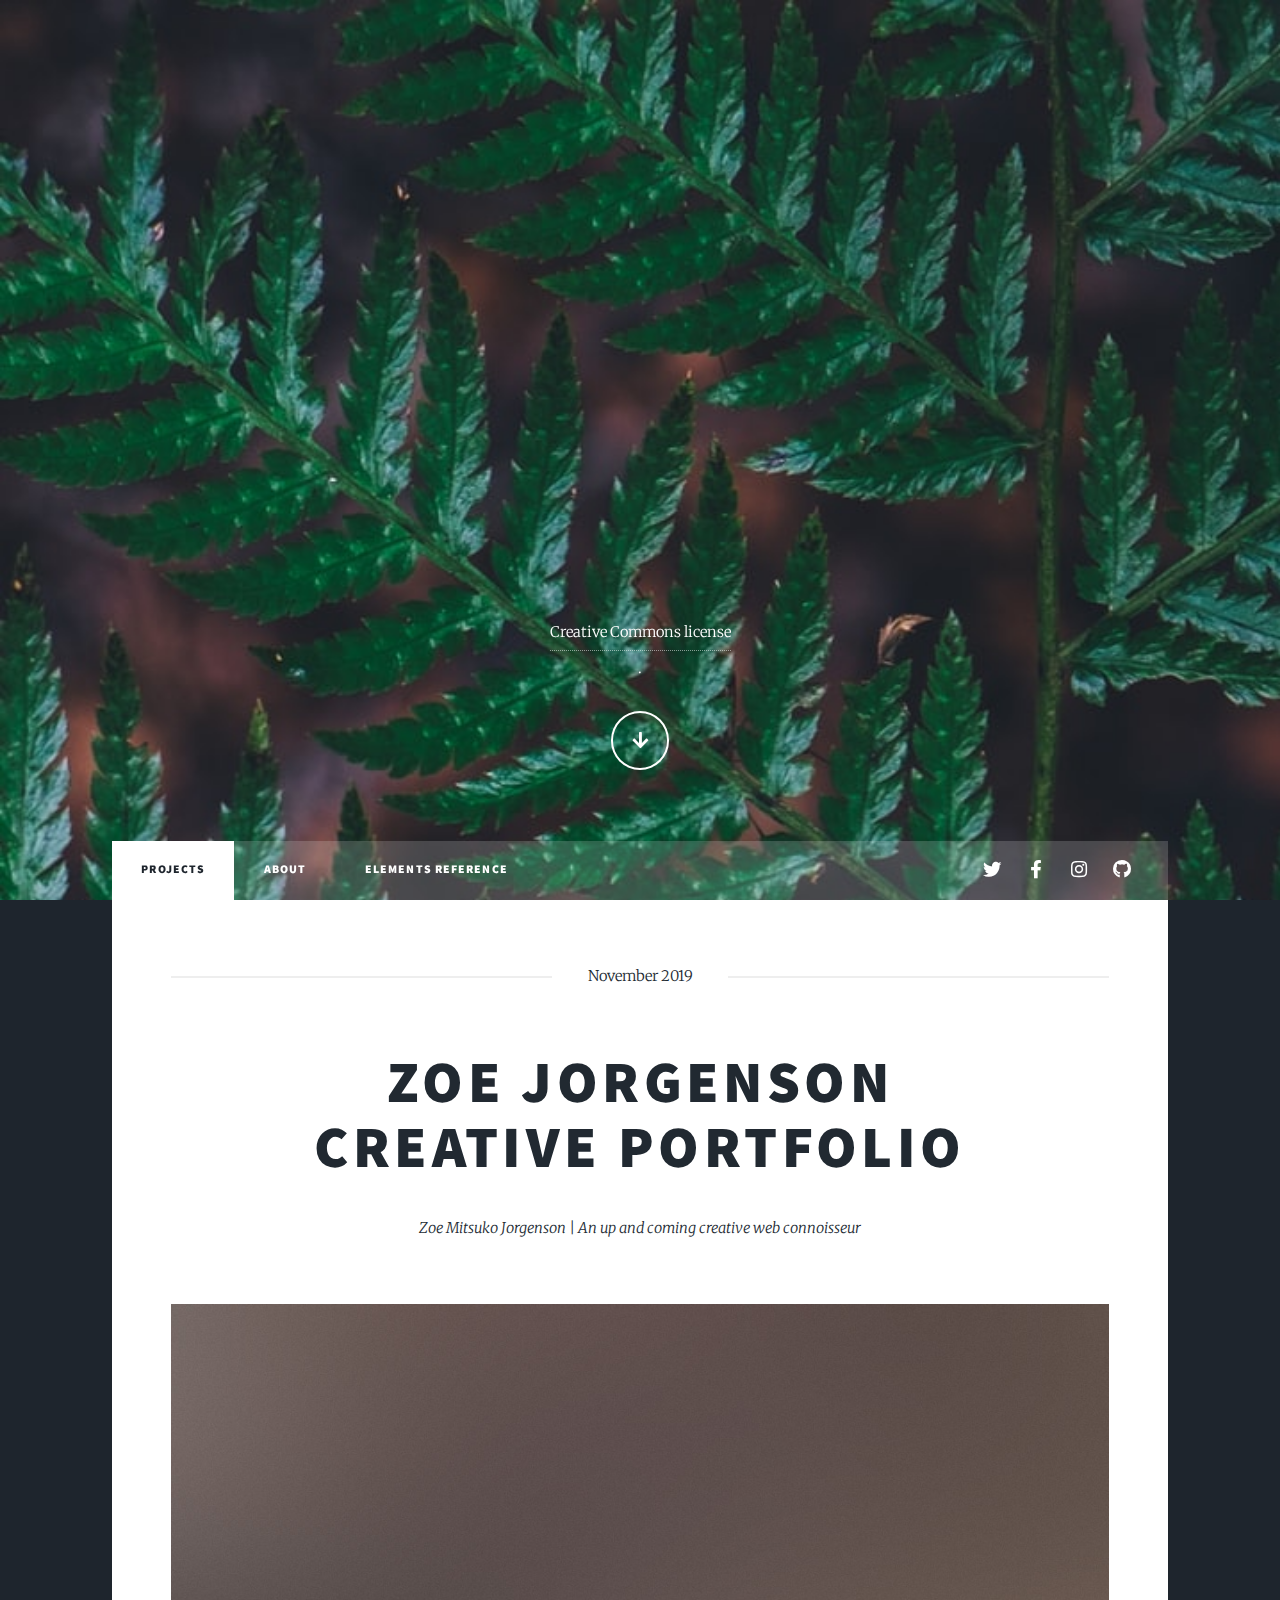
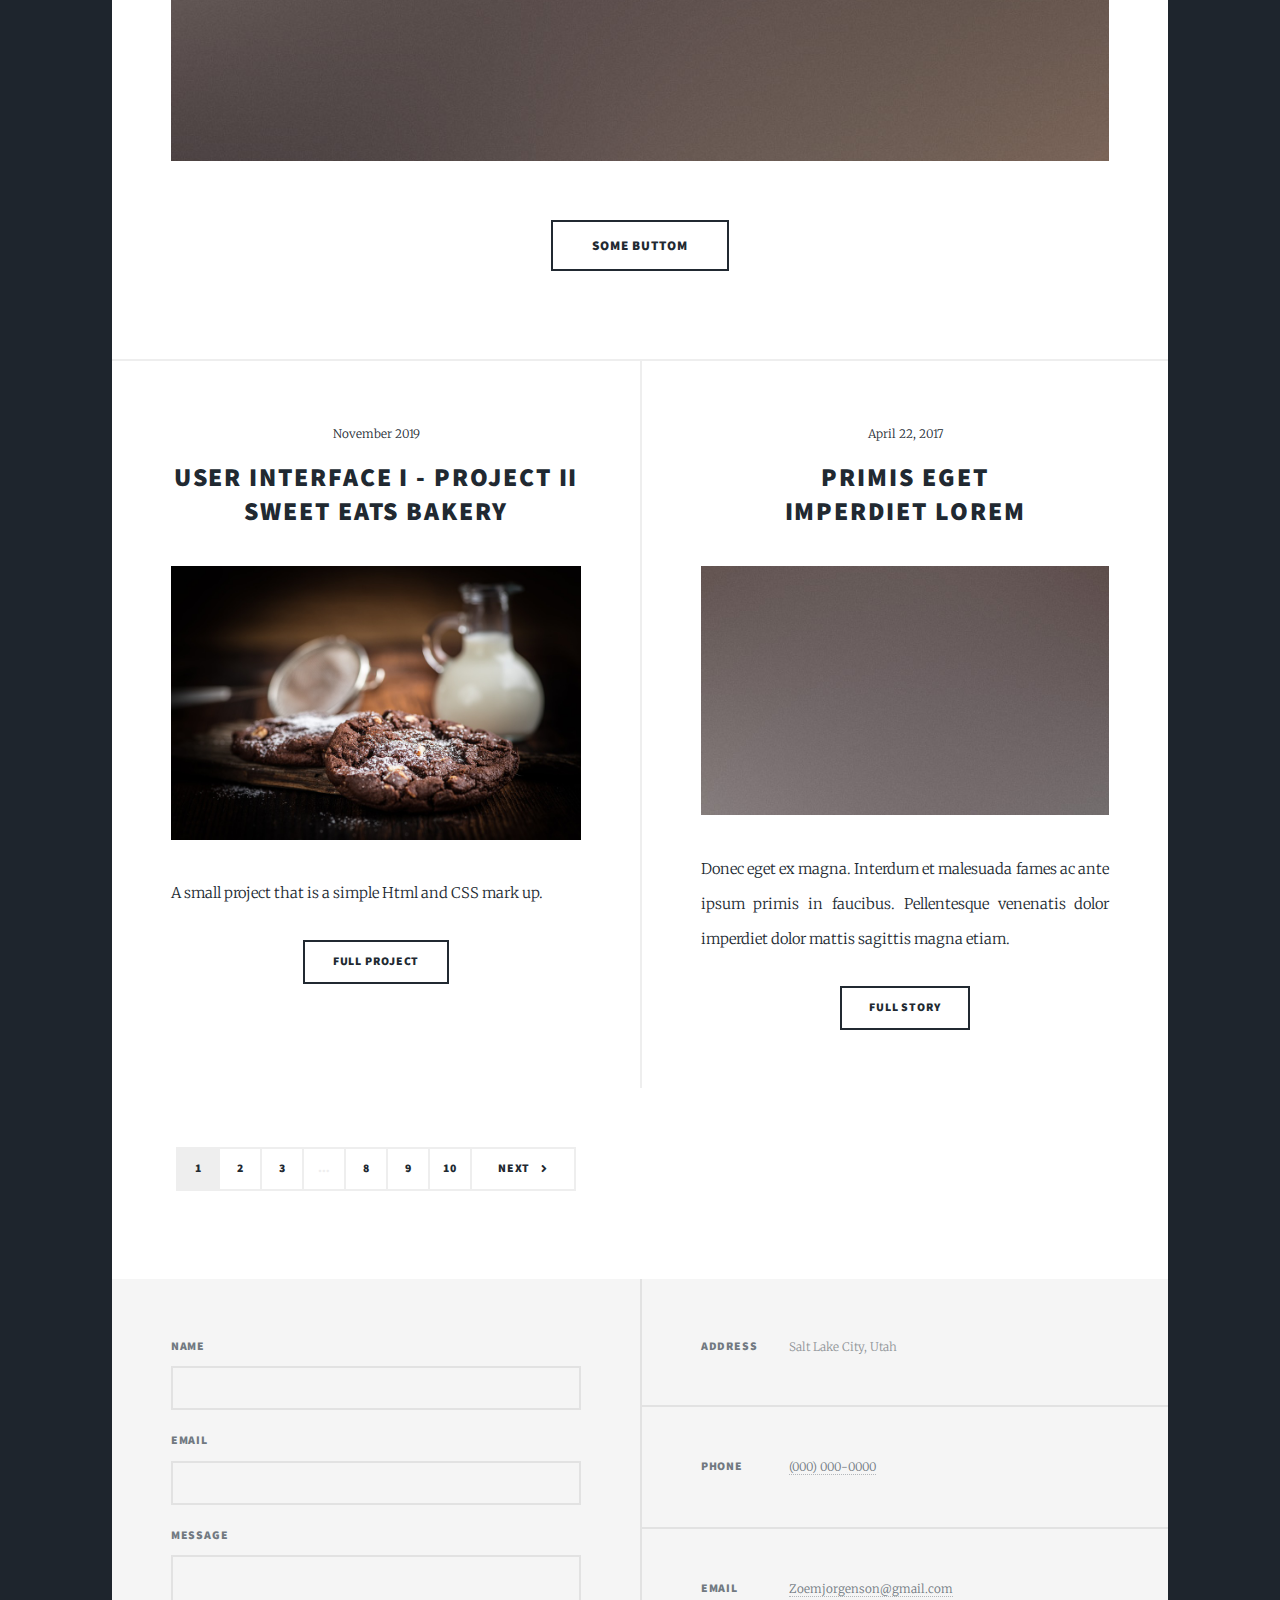
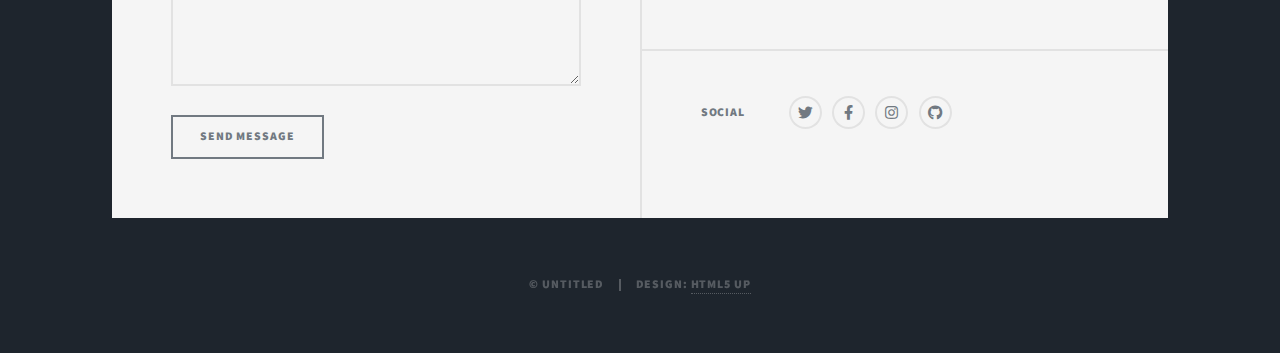
<file: index.html>
<!DOCTYPE HTML>
<!--
	Massively by HTML5 UP
	html5up.net | @ajlkn
	Free for personal and commercial use under the CCA 3.0 license (html5up.net/license)
-->
<html>
	<head>
		<title>Zoe's Test Portfolio</title>
		<meta charset="utf-8" />
		<meta name="viewport" content="width=device-width, initial-scale=1, user-scalable=no" />
		<link rel="stylesheet" href="assets/css/main.css" />
		<noscript><link rel="stylesheet" href="assets/css/noscript.css" /></noscript>
	</head>
	<body class="is-preload">

		<!-- Wrapper -->
			<div id="wrapper" class="fade-in">

				<!-- Intro -->
					<div id="intro">
						<a href="https://html5up.net/license">Creative Commons license</a>.</p>
						<ul class="actions">
							<li><a href="#header" class="button icon solid solo fa-arrow-down scrolly">Continue</a></li>
						</ul>
					</div>

				<!-- Header -->
					<header id="header">
						<a href="index.html" class="logo">Collaborate</a>
					</header>

				<!-- Nav -->
					<nav id="nav">
						<ul class="links">
							<li class="active"><a href="index.html">Projects</a></li>
							<li><a href="generic.html">About</a></li>
							<li><a href="elements.html">Elements Reference</a></li>
						</ul>
						<ul class="icons">
							<li><a href="#" class="icon brands fa-twitter"><span class="label">Twitter</span></a></li>
							<li><a href="#" class="icon brands fa-facebook-f"><span class="label">Facebook</span></a></li>
							<li><a href="#" class="icon brands fa-instagram"><span class="label">Instagram</span></a></li>
							<li><a href="#" class="icon brands fa-github"><span class="label">GitHub</span></a></li>
						</ul>
					</nav>

				<!-- Main -->
					<div id="main">

						<!-- Featured Post -->
							<article class="post featured">
								<header class="major">
									<span class="date">November 2019</span>
									<h2><a href="#">Zoe Jorgenson<br />
									creative portfolio</a></h2>
									<p> Zoe Mitsuko Jorgenson | An up and coming creative web connoisseur </p>
								</header>
								<a href="#" class="image main"><img src="images/pic01.jpg" alt="" /></a>
								<ul class="actions special">
									<li><a href="#" class="button large">some buttom </a></li>
								</ul>
							</article>

						<!-- Posts -->
							<section class="posts">
								<article>
									<header>
										<span class="date">November 2019</span>
										<h2><a href="#">User interface I - Project II <br />
										Sweet Eats Bakery</a></h2>
									</header>
									<a href="#" class="image fit"><img src="images/cookies.jpg" alt="" /></a>
									<p>A small project that is a simple Html and CSS mark up.</p>
									<ul class="actions special">
										<li><a href="https://codepen.io/ZoeMitsuko/pen/LYYddWN" class="button">Full Project</a></li>
									</ul>
								</article>
								<article>
									<header>
										<span class="date">April 22, 2017</span>
										<h2><a href="#">Primis eget<br />
										imperdiet lorem</a></h2>
									</header>
									<a href="#" class="image fit"><img src="images/pic03.jpg" alt="" /></a>
									<p>Donec eget ex magna. Interdum et malesuada fames ac ante ipsum primis in faucibus. Pellentesque venenatis dolor imperdiet dolor mattis sagittis magna etiam.</p>
									<ul class="actions special">
										<li><a href="#" class="button">Full Story</a></li>
									</ul>
								</article>
								<!--
									article>
									<header>
										<span class="date">April 18, 2017</span>
										<h2><a href="#">Ante mattis<br />
										interdum dolor</a></h2>
									</header>
									<a href="#" class="image fit"><img src="images/pic04.jpg" alt="" /></a>
									<p>Donec eget ex magna. Interdum et malesuada fames ac ante ipsum primis in faucibus. Pellentesque venenatis dolor imperdiet dolor mattis sagittis magna etiam.</p>
									<ul class="actions special">
										<li><a href="#" class="button">Full Story</a></li>
									</ul>
								</article>
								<article>
									<header>
										<span class="date">April 14, 2017</span>
										<h2><a href="#">Tempus sed<br />
										nulla imperdiet</a></h2>
									</header>
									<a href="#" class="image fit"><img src="images/pic05.jpg" alt="" /></a>
									<p>Donec eget ex magna. Interdum et malesuada fames ac ante ipsum primis in faucibus. Pellentesque venenatis dolor imperdiet dolor mattis sagittis magna etiam.</p>
									<ul class="actions special">
										<li><a href="#" class="button">Full Story</a></li>
									</ul>
								</article>
								<article>
									<header>
										<span class="date">April 11, 2017</span>
										<h2><a href="#">Odio magna<br />
										sed consectetur</a></h2>
									</header>
									<a href="#" class="image fit"><img src="images/pic06.jpg" alt="" /></a>
									<p>Donec eget ex magna. Interdum et malesuada fames ac ante ipsum primis in faucibus. Pellentesque venenatis dolor imperdiet dolor mattis sagittis magna etiam.</p>
									<ul class="actions special">
										<li><a href="#" class="button">Full Story</a></li>
									</ul>
								</article>
								<article>
									<header>
										<span class="date">April 7, 2017</span>
										<h2><a href="#">Augue lorem<br />
										primis vestibulum</a></h2>
									</header>
									<a href="#" class="image fit"><img src="images/pic07.jpg" alt="" /></a>
									<p>Donec eget ex magna. Interdum et malesuada fames ac ante ipsum primis in faucibus. Pellentesque venenatis dolor imperdiet dolor mattis sagittis magna etiam.</p>
									<ul class="actions special">
										<li><a href="#" class="button">Full Story</a></li>
									</ul>
								</article>
							</section>
						-->

						<!-- Footer --> 
						
							<footer>
								<div class="pagination">
									<!--<a href="#" class="previous">Prev</a>-->
									<a href="#" class="page active">1</a>
									<a href="#" class="page">2</a>
									<a href="#" class="page">3</a>
									<span class="extra">&hellip;</span>
									<a href="#" class="page">8</a>
									<a href="#" class="page">9</a>
									<a href="#" class="page">10</a>
									<a href="#" class="next">Next</a>
								</div>
							</footer>

					</div>

				<!-- Footer -->
					<footer id="footer">
						<section>
							<form method="post" action="#">
								<div class="fields">
									<div class="field">
										<label for="name">Name</label>
										<input type="text" name="name" id="name" />
									</div>
									<div class="field">
										<label for="email">Email</label>
										<input type="text" name="email" id="email" />
									</div>
									<div class="field">
										<label for="message">Message</label>
										<textarea name="message" id="message" rows="3"></textarea>
									</div>
								</div>
								<ul class="actions">
									<li><input type="submit" value="Send Message" /></li>
								</ul>
							</form>
						</section>
						<section class="split contact">
							<section class="alt">
								<h3>Address</h3>
								<p> Salt Lake City, Utah</p>
							</section>
							<section>
								<h3>Phone</h3>
								<p><a href="#">(000) 000-0000</a></p>
							</section>
							<section>
								<h3>Email</h3>
								<p><a href="#">Zoemjorgenson@gmail.com</a></p>
							</section>
							<section>
								<h3>Social</h3>
								<ul class="icons alt">
									<li><a href="#" class="icon brands alt fa-twitter"><span class="label">Twitter</span></a></li>
									<li><a href="#" class="icon brands alt fa-facebook-f"><span class="label">Facebook</span></a></li>
									<li><a href="#" class="icon brands alt fa-instagram"><span class="label">Instagram</span></a></li>
									<li><a href="https://github.com/ZoeMitsuko" class="icon brands alt fa-github"><span class="label">GitHub</span></a></li>
								</ul>
							</section>
						</section>
					</footer>

				<!-- Copyright -->
					<div id="copyright">
						<ul><li>&copy; Untitled</li><li>Design: <a href="https://html5up.net">HTML5 UP</a></li></ul>
					</div>

			</div>

		<!-- Scripts -->
			<script src="assets/js/jquery.min.js"></script>
			<script src="assets/js/jquery.scrollex.min.js"></script>
			<script src="assets/js/jquery.scrolly.min.js"></script>
			<script src="assets/js/browser.min.js"></script>
			<script src="assets/js/breakpoints.min.js"></script>
			<script src="assets/js/util.js"></script>
			<script src="assets/js/main.js"></script>

	</body>
</html>
</file>
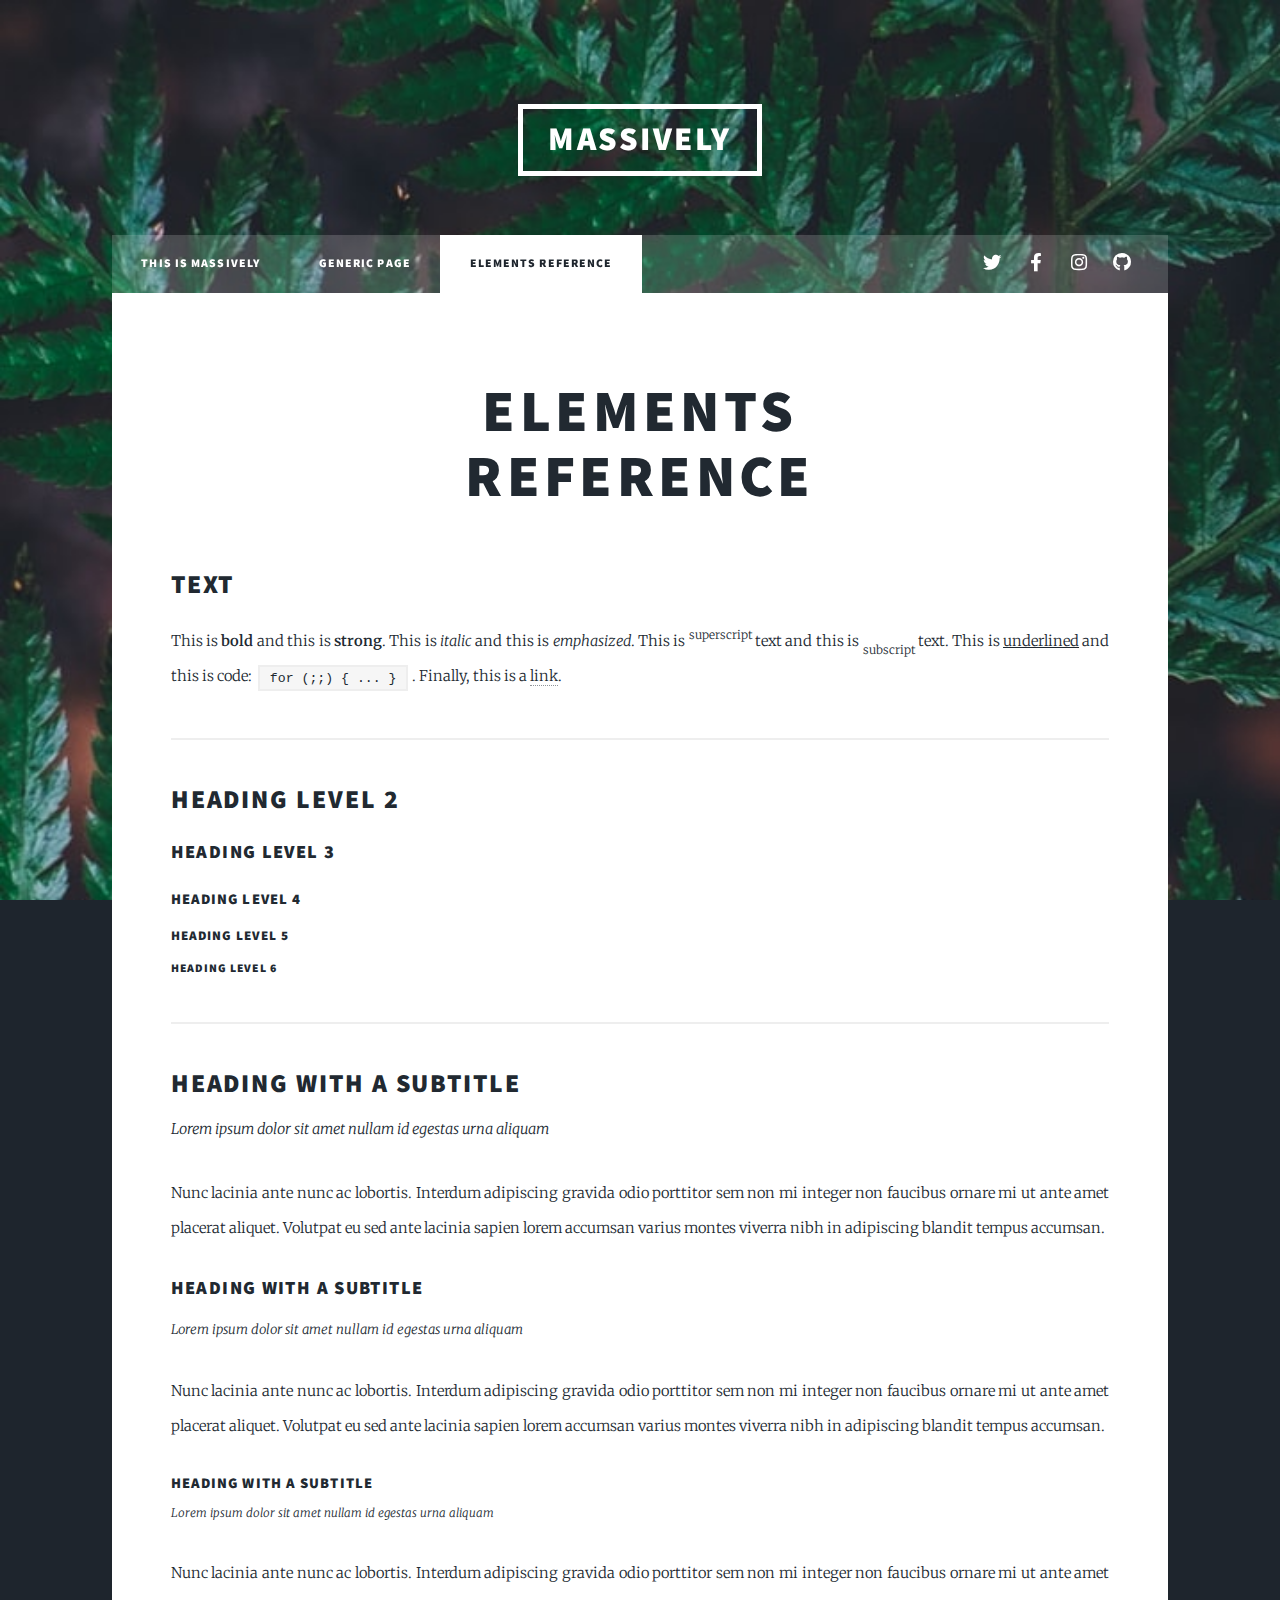
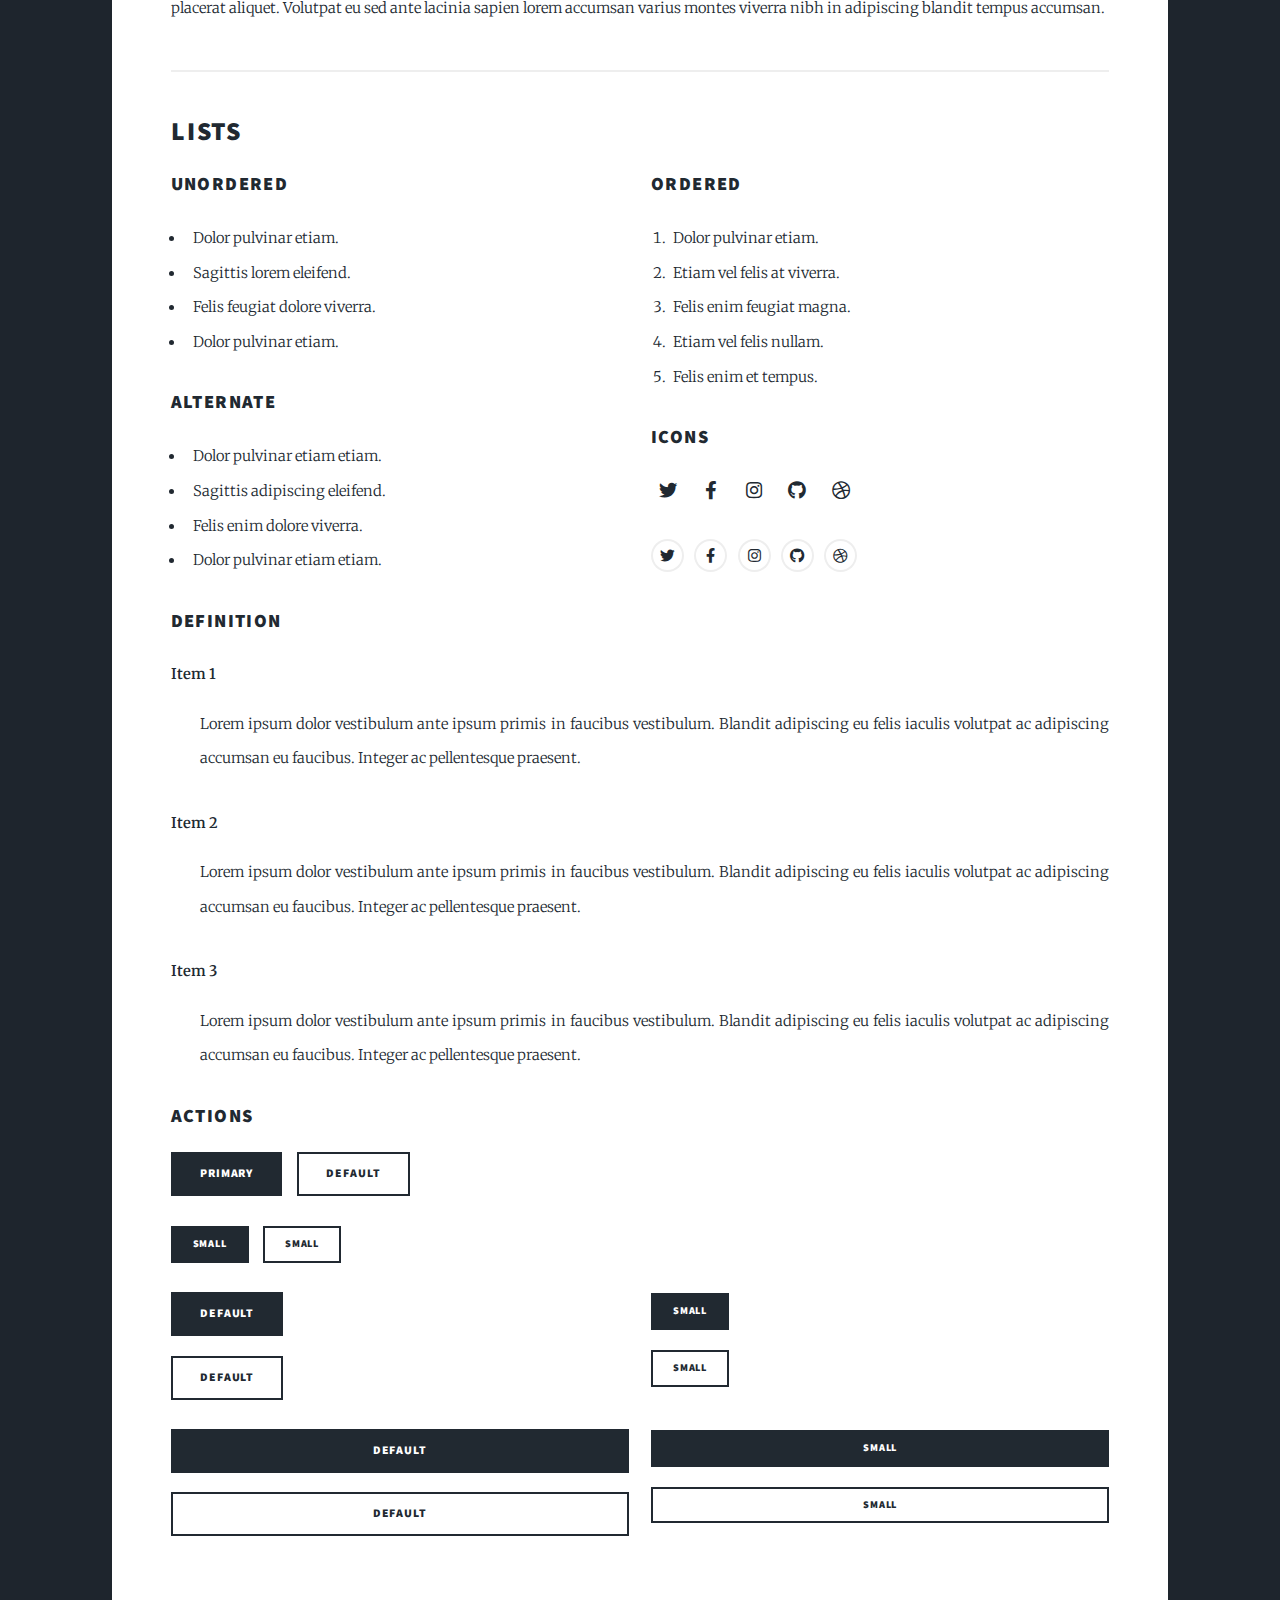
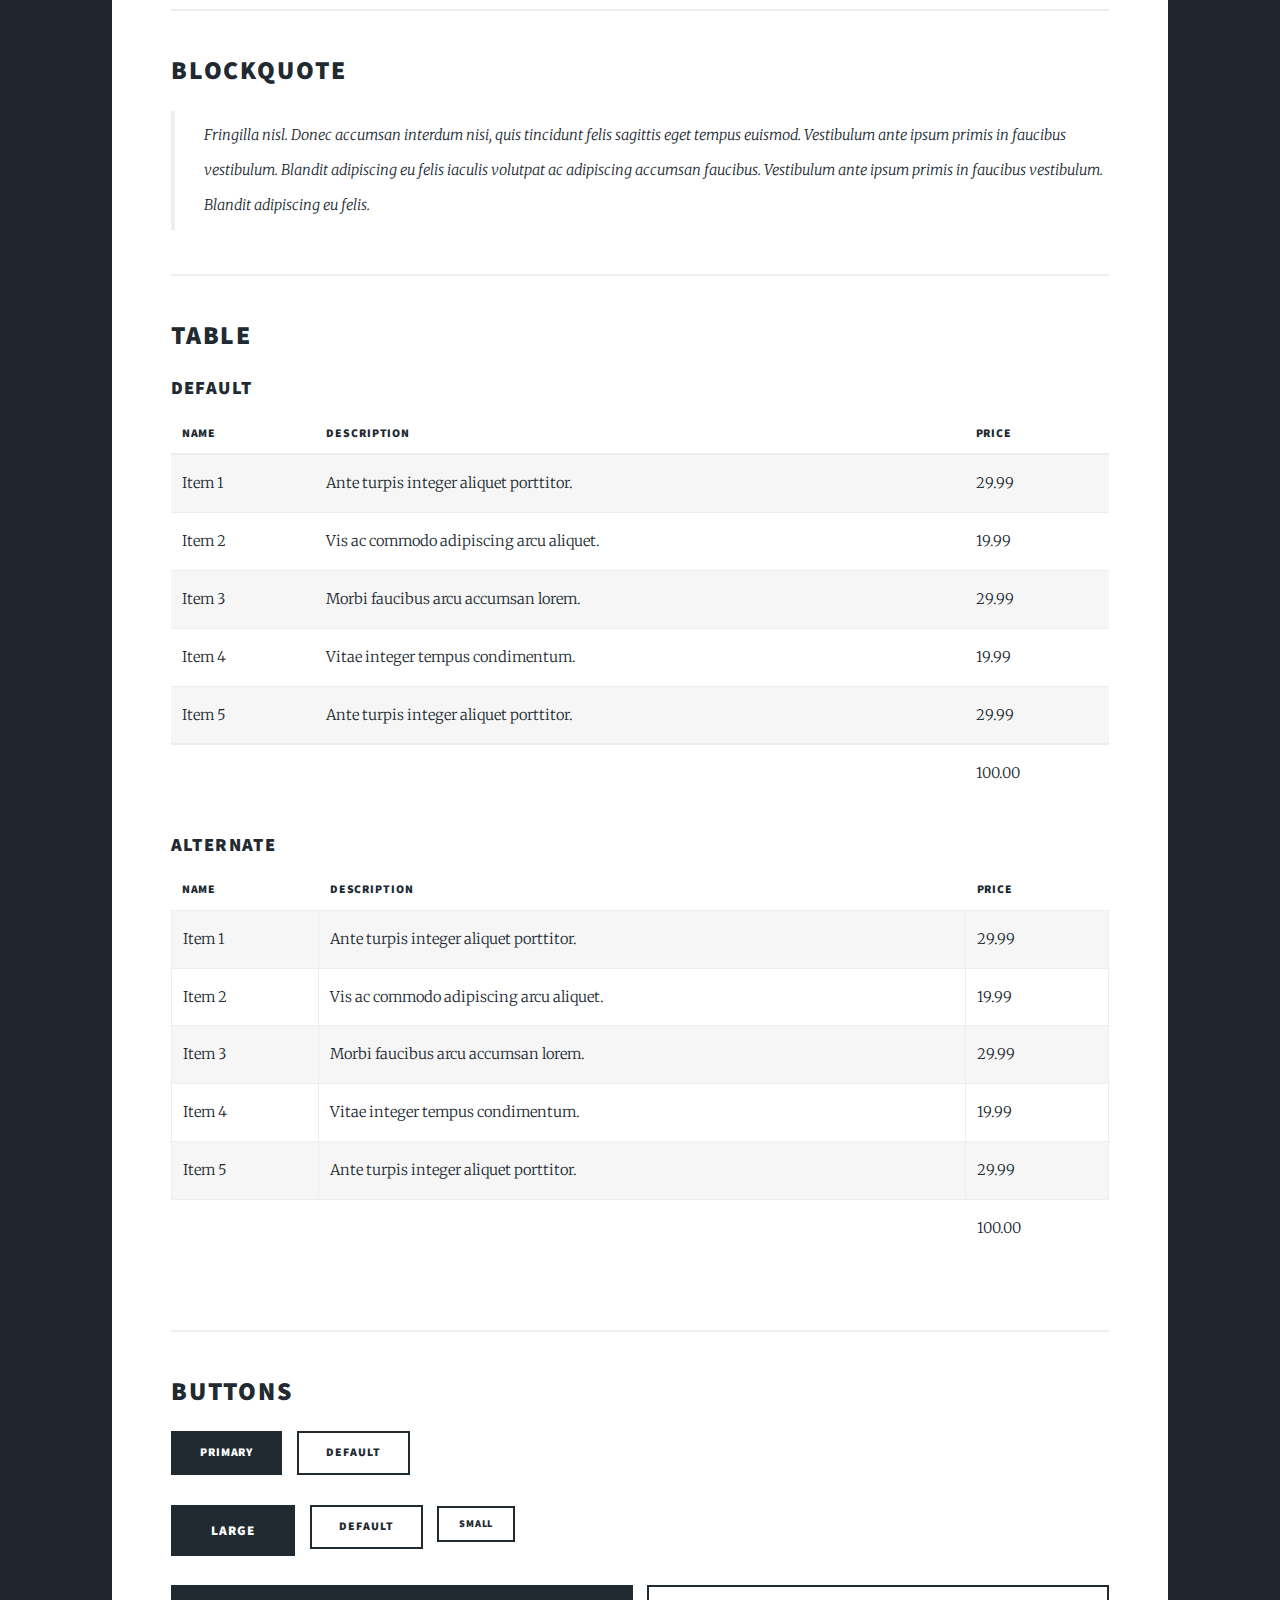
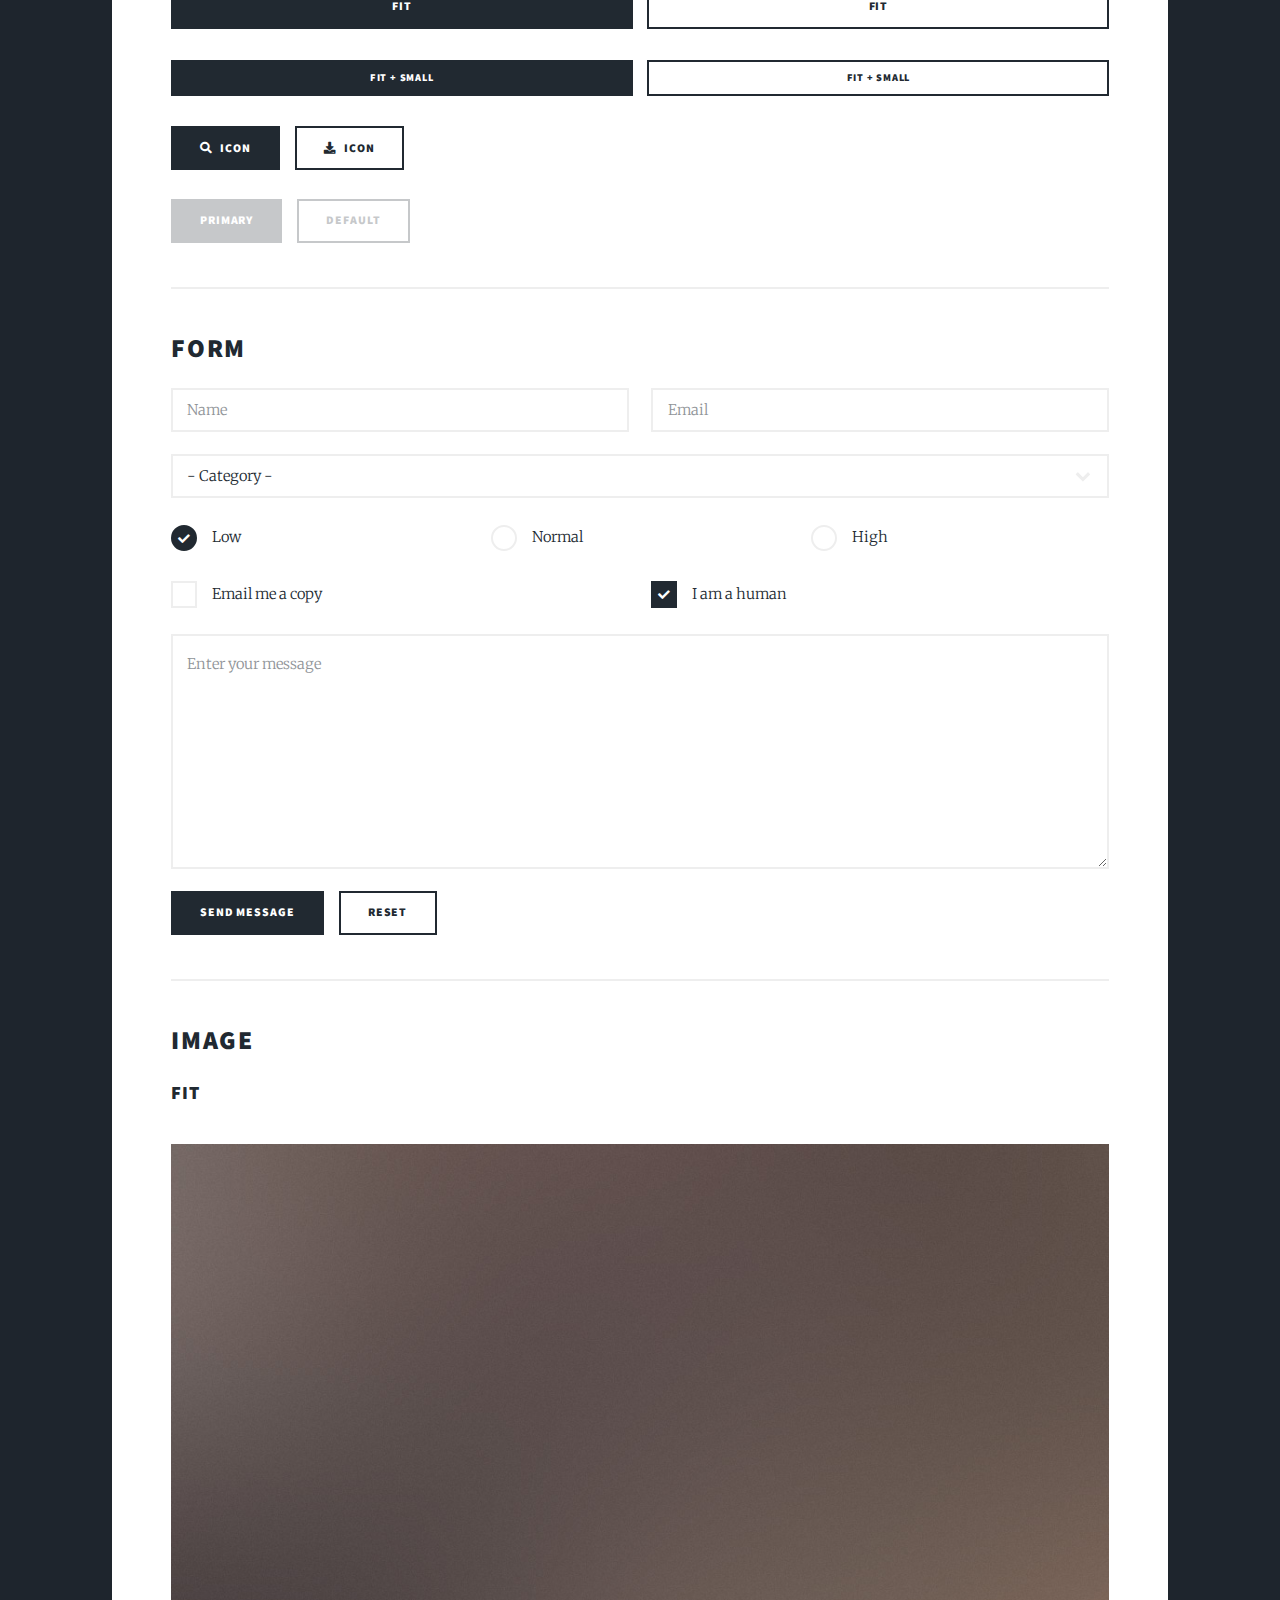
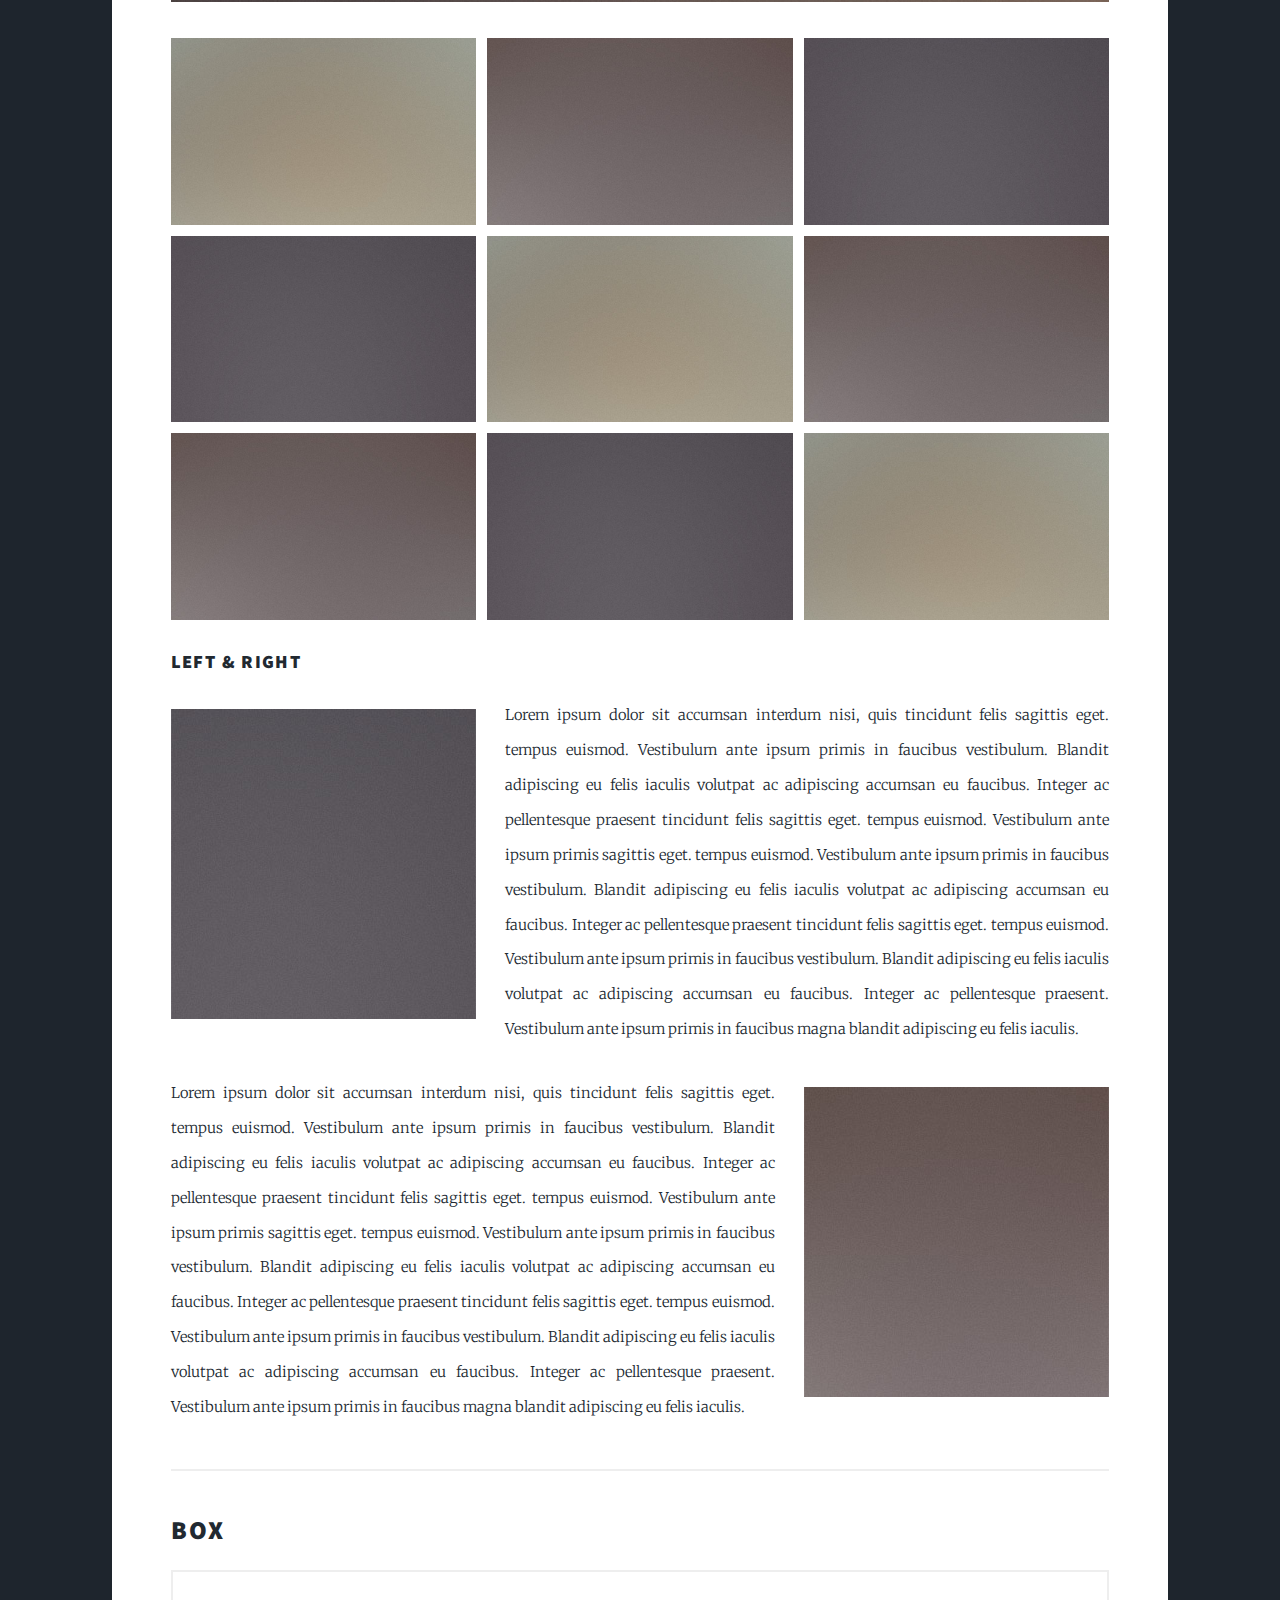
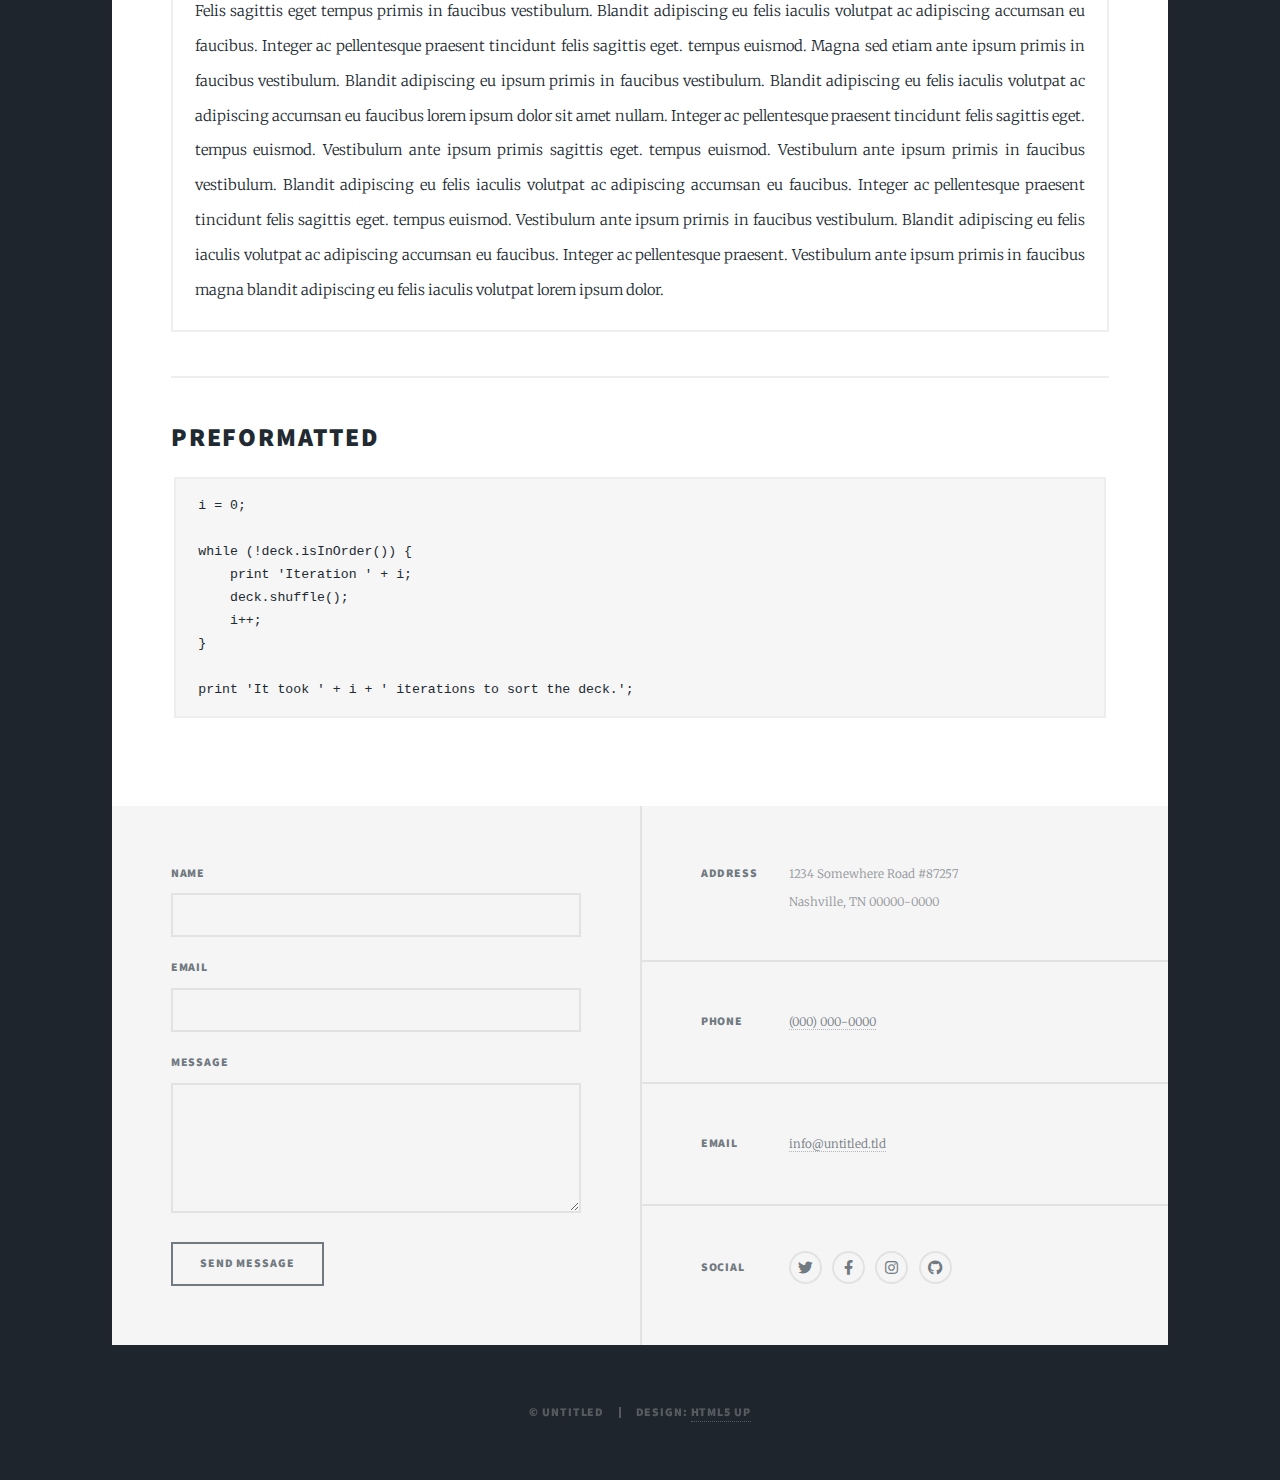
<file: elements.html>
<!DOCTYPE HTML>
<!--
	Massively by HTML5 UP
	html5up.net | @ajlkn
	Free for personal and commercial use under the CCA 3.0 license (html5up.net/license)
-->
<html>
	<head>
		<title>Elements Reference - Massively by HTML5 UP</title>
		<meta charset="utf-8" />
		<meta name="viewport" content="width=device-width, initial-scale=1, user-scalable=no" />
		<link rel="stylesheet" href="assets/css/main.css" />
		<noscript><link rel="stylesheet" href="assets/css/noscript.css" /></noscript>
	</head>
	<body class="is-preload">

		<!-- Wrapper -->
			<div id="wrapper">

				<!-- Header -->
					<header id="header">
						<a href="index.html" class="logo">Massively</a>
					</header>

				<!-- Nav -->
					<nav id="nav">
						<ul class="links">
							<li><a href="index.html">This is Massively</a></li>
							<li><a href="generic.html">Generic Page</a></li>
							<li class="active"><a href="elements.html">Elements Reference</a></li>
						</ul>
						<ul class="icons">
							<li><a href="#" class="icon brands fa-twitter"><span class="label">Twitter</span></a></li>
							<li><a href="#" class="icon brands fa-facebook-f"><span class="label">Facebook</span></a></li>
							<li><a href="#" class="icon brands fa-instagram"><span class="label">Instagram</span></a></li>
							<li><a href="#" class="icon brands fa-github"><span class="label">GitHub</span></a></li>
						</ul>
					</nav>

				<!-- Main -->
					<div id="main">

						<!-- Post -->
							<section class="post">
								<header class="major">
									<h1>Elements<br />
									Reference</h1>
								</header>

								<!-- Text stuff -->
									<h2>Text</h2>
									<p>This is <b>bold</b> and this is <strong>strong</strong>. This is <i>italic</i> and this is <em>emphasized</em>.
									This is <sup>superscript</sup> text and this is <sub>subscript</sub> text.
									This is <u>underlined</u> and this is code: <code>for (;;) { ... }</code>.
									Finally, this is a <a href="#">link</a>.</p>
									<hr />
									<h2>Heading Level 2</h2>
									<h3>Heading Level 3</h3>
									<h4>Heading Level 4</h4>
									<h5>Heading Level 5</h5>
									<h6>Heading Level 6</h6>
									<hr />
									<header>
										<h2>Heading with a Subtitle</h2>
										<p>Lorem ipsum dolor sit amet nullam id egestas urna aliquam</p>
									</header>
									<p>Nunc lacinia ante nunc ac lobortis. Interdum adipiscing gravida odio porttitor sem non mi integer non faucibus ornare mi ut ante amet placerat aliquet. Volutpat eu sed ante lacinia sapien lorem accumsan varius montes viverra nibh in adipiscing blandit tempus accumsan.</p>
									<header>
										<h3>Heading with a Subtitle</h3>
										<p>Lorem ipsum dolor sit amet nullam id egestas urna aliquam</p>
									</header>
									<p>Nunc lacinia ante nunc ac lobortis. Interdum adipiscing gravida odio porttitor sem non mi integer non faucibus ornare mi ut ante amet placerat aliquet. Volutpat eu sed ante lacinia sapien lorem accumsan varius montes viverra nibh in adipiscing blandit tempus accumsan.</p>
									<header>
										<h4>Heading with a Subtitle</h4>
										<p>Lorem ipsum dolor sit amet nullam id egestas urna aliquam</p>
									</header>
									<p>Nunc lacinia ante nunc ac lobortis. Interdum adipiscing gravida odio porttitor sem non mi integer non faucibus ornare mi ut ante amet placerat aliquet. Volutpat eu sed ante lacinia sapien lorem accumsan varius montes viverra nibh in adipiscing blandit tempus accumsan.</p>

									<hr />

								<!-- Lists -->
									<h2>Lists</h2>
									<div class="row">
										<div class="col-6 col-12-small">

											<h3>Unordered</h3>
											<ul>
												<li>Dolor pulvinar etiam.</li>
												<li>Sagittis lorem eleifend.</li>
												<li>Felis feugiat dolore viverra.</li>
												<li>Dolor pulvinar etiam.</li>
											</ul>

											<h3>Alternate</h3>
											<ul class="alt">
												<li>Dolor pulvinar etiam etiam.</li>
												<li>Sagittis adipiscing eleifend.</li>
												<li>Felis enim dolore viverra.</li>
												<li>Dolor pulvinar etiam etiam.</li>
											</ul>

										</div>
										<div class="col-6 col-12-small">

											<h3>Ordered</h3>
											<ol>
												<li>Dolor pulvinar etiam.</li>
												<li>Etiam vel felis at viverra.</li>
												<li>Felis enim feugiat magna.</li>
												<li>Etiam vel felis nullam.</li>
												<li>Felis enim et tempus.</li>
											</ol>

											<h3>Icons</h3>
											<ul class="icons">
												<li><a href="#" class="icon brands fa-twitter"><span class="label">Twitter</span></a></li>
												<li><a href="#" class="icon brands fa-facebook-f"><span class="label">Facebook</span></a></li>
												<li><a href="#" class="icon brands fa-instagram"><span class="label">Instagram</span></a></li>
												<li><a href="#" class="icon brands fa-github"><span class="label">Github</span></a></li>
												<li><a href="#" class="icon brands fa-dribbble"><span class="label">Dribbble</span></a></li>
											</ul>
											<ul class="icons alt">
												<li><a href="#" class="icon brands alt fa-twitter"><span class="label">Twitter</span></a></li>
												<li><a href="#" class="icon brands alt fa-facebook-f"><span class="label">Facebook</span></a></li>
												<li><a href="#" class="icon brands alt fa-instagram"><span class="label">Instagram</span></a></li>
												<li><a href="#" class="icon brands alt fa-github"><span class="label">Github</span></a></li>
												<li><a href="#" class="icon brands alt fa-dribbble"><span class="label">Dribbble</span></a></li>
											</ul>

										</div>
									</div>
									<h3>Definition</h3>
									<dl>
										<dt>Item 1</dt>
										<dd>
											<p>Lorem ipsum dolor vestibulum ante ipsum primis in faucibus vestibulum. Blandit adipiscing eu felis iaculis volutpat ac adipiscing accumsan eu faucibus. Integer ac pellentesque praesent.</p>
										</dd>
										<dt>Item 2</dt>
										<dd>
											<p>Lorem ipsum dolor vestibulum ante ipsum primis in faucibus vestibulum. Blandit adipiscing eu felis iaculis volutpat ac adipiscing accumsan eu faucibus. Integer ac pellentesque praesent.</p>
										</dd>
										<dt>Item 3</dt>
										<dd>
											<p>Lorem ipsum dolor vestibulum ante ipsum primis in faucibus vestibulum. Blandit adipiscing eu felis iaculis volutpat ac adipiscing accumsan eu faucibus. Integer ac pellentesque praesent.</p>
										</dd>
									</dl>

									<h3>Actions</h3>
									<ul class="actions">
										<li><a href="#" class="button primary">Primary</a></li>
										<li><a href="#" class="button">Default</a></li>
									</ul>
									<ul class="actions small">
										<li><a href="#" class="button primary small">Small</a></li>
										<li><a href="#" class="button small">Small</a></li>
									</ul>
									<div class="row">
										<div class="col-6 col-12-small">
											<ul class="actions stacked">
												<li><a href="#" class="button primary">Default</a></li>
												<li><a href="#" class="button">Default</a></li>
											</ul>
										</div>
										<div class="col-6 col-12-small">
											<ul class="actions stacked">
												<li><a href="#" class="button primary small">Small</a></li>
												<li><a href="#" class="button small">Small</a></li>
											</ul>
										</div>
									</div>
									<div class="row">
										<div class="col-6 col-12-small">
											<ul class="actions stacked">
												<li><a href="#" class="button primary fit">Default</a></li>
												<li><a href="#" class="button fit">Default</a></li>
											</ul>
										</div>
										<div class="col-6 col-12-small">
											<ul class="actions stacked">
												<li><a href="#" class="button primary small fit">Small</a></li>
												<li><a href="#" class="button small fit">Small</a></li>
											</ul>
										</div>
									</div>

									<hr />

								<!-- Blockquote -->
									<h2>Blockquote</h2>
									<blockquote>Fringilla nisl. Donec accumsan interdum nisi, quis tincidunt felis sagittis eget tempus euismod. Vestibulum ante ipsum primis in faucibus vestibulum. Blandit adipiscing eu felis iaculis volutpat ac adipiscing accumsan faucibus. Vestibulum ante ipsum primis in faucibus vestibulum. Blandit adipiscing eu felis.</blockquote>

									<hr />

								<!-- Table -->
									<h2>Table</h2>

									<h3>Default</h3>
									<div class="table-wrapper">
										<table>
											<thead>
												<tr>
													<th>Name</th>
													<th>Description</th>
													<th>Price</th>
												</tr>
											</thead>
											<tbody>
												<tr>
													<td>Item 1</td>
													<td>Ante turpis integer aliquet porttitor.</td>
													<td>29.99</td>
												</tr>
												<tr>
													<td>Item 2</td>
													<td>Vis ac commodo adipiscing arcu aliquet.</td>
													<td>19.99</td>
												</tr>
												<tr>
													<td>Item 3</td>
													<td> Morbi faucibus arcu accumsan lorem.</td>
													<td>29.99</td>
												</tr>
												<tr>
													<td>Item 4</td>
													<td>Vitae integer tempus condimentum.</td>
													<td>19.99</td>
												</tr>
												<tr>
													<td>Item 5</td>
													<td>Ante turpis integer aliquet porttitor.</td>
													<td>29.99</td>
												</tr>
											</tbody>
											<tfoot>
												<tr>
													<td colspan="2"></td>
													<td>100.00</td>
												</tr>
											</tfoot>
										</table>
									</div>

									<h3>Alternate</h3>
									<div class="table-wrapper">
										<table class="alt">
											<thead>
												<tr>
													<th>Name</th>
													<th>Description</th>
													<th>Price</th>
												</tr>
											</thead>
											<tbody>
												<tr>
													<td>Item 1</td>
													<td>Ante turpis integer aliquet porttitor.</td>
													<td>29.99</td>
												</tr>
												<tr>
													<td>Item 2</td>
													<td>Vis ac commodo adipiscing arcu aliquet.</td>
													<td>19.99</td>
												</tr>
												<tr>
													<td>Item 3</td>
													<td> Morbi faucibus arcu accumsan lorem.</td>
													<td>29.99</td>
												</tr>
												<tr>
													<td>Item 4</td>
													<td>Vitae integer tempus condimentum.</td>
													<td>19.99</td>
												</tr>
												<tr>
													<td>Item 5</td>
													<td>Ante turpis integer aliquet porttitor.</td>
													<td>29.99</td>
												</tr>
											</tbody>
											<tfoot>
												<tr>
													<td colspan="2"></td>
													<td>100.00</td>
												</tr>
											</tfoot>
										</table>
									</div>

									<hr />

								<!-- Buttons -->
									<h2>Buttons</h2>
									<ul class="actions">
										<li><a href="#" class="button primary">Primary</a></li>
										<li><a href="#" class="button">Default</a></li>
									</ul>
									<ul class="actions">
										<li><a href="#" class="button primary large">Large</a></li>
										<li><a href="#" class="button">Default</a></li>
										<li><a href="#" class="button small">Small</a></li>
									</ul>
									<ul class="actions fit">
										<li><a href="#" class="button primary fit">Fit</a></li>
										<li><a href="#" class="button fit">Fit</a></li>
									</ul>
									<ul class="actions fit small">
										<li><a href="#" class="button primary fit small">Fit + Small</a></li>
										<li><a href="#" class="button fit small">Fit + Small</a></li>
									</ul>
									<ul class="actions">
										<li><a href="#" class="button primary icon solid fa-search">Icon</a></li>
										<li><a href="#" class="button icon solid fa-download">Icon</a></li>
									</ul>
									<ul class="actions">
										<li><span class="button primary disabled">Primary</span></li>
										<li><span class="button disabled">Default</span></li>
									</ul>

									<hr />

								<!-- Form -->
									<h2>Form</h2>

									<form method="post" action="#">
										<div class="row gtr-uniform">
											<div class="col-6 col-12-xsmall">
												<input type="text" name="demo-name" id="demo-name" value="" placeholder="Name" />
											</div>
											<div class="col-6 col-12-xsmall">
												<input type="email" name="demo-email" id="demo-email" value="" placeholder="Email" />
											</div>
											<!-- Break -->
											<div class="col-12">
												<select name="demo-category" id="demo-category">
													<option value="">- Category -</option>
													<option value="1">Manufacturing</option>
													<option value="1">Shipping</option>
													<option value="1">Administration</option>
													<option value="1">Human Resources</option>
												</select>
											</div>
											<!-- Break -->
											<div class="col-4 col-12-small">
												<input type="radio" id="demo-priority-low" name="demo-priority" checked>
												<label for="demo-priority-low">Low</label>
											</div>
											<div class="col-4 col-12-small">
												<input type="radio" id="demo-priority-normal" name="demo-priority">
												<label for="demo-priority-normal">Normal</label>
											</div>
											<div class="col-4 col-12-small">
												<input type="radio" id="demo-priority-high" name="demo-priority">
												<label for="demo-priority-high">High</label>
											</div>
											<!-- Break -->
											<div class="col-6 col-12-small">
												<input type="checkbox" id="demo-copy" name="demo-copy">
												<label for="demo-copy">Email me a copy</label>
											</div>
											<div class="col-6 col-12-small">
												<input type="checkbox" id="demo-human" name="demo-human" checked>
												<label for="demo-human">I am a human</label>
											</div>
											<!-- Break -->
											<div class="col-12">
												<textarea name="demo-message" id="demo-message" placeholder="Enter your message" rows="6"></textarea>
											</div>
											<!-- Break -->
											<div class="col-12">
												<ul class="actions">
													<li><input type="submit" value="Send Message" class="primary" /></li>
													<li><input type="reset" value="Reset" /></li>
												</ul>
											</div>
										</div>
									</form>

									<hr />

								<!-- Image -->
									<h2>Image</h2>

									<h3>Fit</h3>
									<span class="image fit"><img src="images/pic01.jpg" alt="" /></span>
									<div class="box alt">
										<div class="row gtr-50 gtr-uniform">
											<div class="col-4"><span class="image fit"><img src="images/pic02.jpg" alt="" /></span></div>
											<div class="col-4"><span class="image fit"><img src="images/pic03.jpg" alt="" /></span></div>
											<div class="col-4"><span class="image fit"><img src="images/pic04.jpg" alt="" /></span></div>
											<!-- Break -->
											<div class="col-4"><span class="image fit"><img src="images/pic04.jpg" alt="" /></span></div>
											<div class="col-4"><span class="image fit"><img src="images/pic02.jpg" alt="" /></span></div>
											<div class="col-4"><span class="image fit"><img src="images/pic03.jpg" alt="" /></span></div>
											<!-- Break -->
											<div class="col-4"><span class="image fit"><img src="images/pic03.jpg" alt="" /></span></div>
											<div class="col-4"><span class="image fit"><img src="images/pic04.jpg" alt="" /></span></div>
											<div class="col-4"><span class="image fit"><img src="images/pic02.jpg" alt="" /></span></div>
										</div>
									</div>

									<h3>Left &amp; Right</h3>
									<p><span class="image left"><img src="images/pic08.jpg" alt="" /></span>Lorem ipsum dolor sit accumsan interdum nisi, quis tincidunt felis sagittis eget. tempus euismod. Vestibulum ante ipsum primis in faucibus vestibulum. Blandit adipiscing eu felis iaculis volutpat ac adipiscing accumsan eu faucibus. Integer ac pellentesque praesent tincidunt felis sagittis eget. tempus euismod. Vestibulum ante ipsum primis sagittis eget. tempus euismod. Vestibulum ante ipsum primis in faucibus vestibulum. Blandit adipiscing eu felis iaculis volutpat ac adipiscing accumsan eu faucibus. Integer ac pellentesque praesent tincidunt felis sagittis eget. tempus euismod. Vestibulum ante ipsum primis in faucibus vestibulum. Blandit adipiscing eu felis iaculis volutpat ac adipiscing accumsan eu faucibus. Integer ac pellentesque praesent. Vestibulum ante ipsum primis in faucibus magna blandit adipiscing eu felis iaculis.</p>
									<p><span class="image right"><img src="images/pic09.jpg" alt="" /></span>Lorem ipsum dolor sit accumsan interdum nisi, quis tincidunt felis sagittis eget. tempus euismod. Vestibulum ante ipsum primis in faucibus vestibulum. Blandit adipiscing eu felis iaculis volutpat ac adipiscing accumsan eu faucibus. Integer ac pellentesque praesent tincidunt felis sagittis eget. tempus euismod. Vestibulum ante ipsum primis sagittis eget. tempus euismod. Vestibulum ante ipsum primis in faucibus vestibulum. Blandit adipiscing eu felis iaculis volutpat ac adipiscing accumsan eu faucibus. Integer ac pellentesque praesent tincidunt felis sagittis eget. tempus euismod. Vestibulum ante ipsum primis in faucibus vestibulum. Blandit adipiscing eu felis iaculis volutpat ac adipiscing accumsan eu faucibus. Integer ac pellentesque praesent. Vestibulum ante ipsum primis in faucibus magna blandit adipiscing eu felis iaculis.</p>

									<hr />

								<!-- Box -->
									<h2>Box</h2>
									<div class="box">
										<p>Felis sagittis eget tempus primis in faucibus vestibulum. Blandit adipiscing eu felis iaculis volutpat ac adipiscing accumsan eu faucibus. Integer ac pellentesque praesent tincidunt felis sagittis eget. tempus euismod. Magna sed etiam ante ipsum primis in faucibus vestibulum. Blandit adipiscing eu ipsum primis in faucibus vestibulum. Blandit adipiscing eu felis iaculis volutpat ac adipiscing accumsan eu faucibus lorem ipsum dolor sit amet nullam. Integer ac pellentesque praesent tincidunt felis sagittis eget. tempus euismod. Vestibulum ante ipsum primis sagittis eget. tempus euismod. Vestibulum ante ipsum primis in faucibus vestibulum. Blandit adipiscing eu felis iaculis volutpat ac adipiscing accumsan eu faucibus. Integer ac pellentesque praesent tincidunt felis sagittis eget. tempus euismod. Vestibulum ante ipsum primis in faucibus vestibulum. Blandit adipiscing eu felis iaculis volutpat ac adipiscing accumsan eu faucibus. Integer ac pellentesque praesent. Vestibulum ante ipsum primis in faucibus magna blandit adipiscing eu felis iaculis volutpat lorem ipsum dolor.</p>
									</div>

									<hr />

								<!-- Preformatted Code -->
									<h2>Preformatted</h2>
									<pre><code>i = 0;

while (!deck.isInOrder()) {
    print 'Iteration ' + i;
    deck.shuffle();
    i++;
}

print 'It took ' + i + ' iterations to sort the deck.';
</code></pre>

							</section>

					</div>

				<!-- Footer -->
					<footer id="footer">
						<section>
							<form method="post" action="#">
								<div class="fields">
									<div class="field">
										<label for="name">Name</label>
										<input type="text" name="name" id="name" />
									</div>
									<div class="field">
										<label for="email">Email</label>
										<input type="text" name="email" id="email" />
									</div>
									<div class="field">
										<label for="message">Message</label>
										<textarea name="message" id="message" rows="3"></textarea>
									</div>
								</div>
								<ul class="actions">
									<li><input type="submit" value="Send Message" /></li>
								</ul>
							</form>
						</section>
						<section class="split contact">
							<section class="alt">
								<h3>Address</h3>
								<p>1234 Somewhere Road #87257<br />
								Nashville, TN 00000-0000</p>
							</section>
							<section>
								<h3>Phone</h3>
								<p><a href="#">(000) 000-0000</a></p>
							</section>
							<section>
								<h3>Email</h3>
								<p><a href="#">info@untitled.tld</a></p>
							</section>
							<section>
								<h3>Social</h3>
								<ul class="icons alt">
									<li><a href="#" class="icon brands alt fa-twitter"><span class="label">Twitter</span></a></li>
									<li><a href="#" class="icon brands alt fa-facebook-f"><span class="label">Facebook</span></a></li>
									<li><a href="#" class="icon brands alt fa-instagram"><span class="label">Instagram</span></a></li>
									<li><a href="#" class="icon brands alt fa-github"><span class="label">GitHub</span></a></li>
								</ul>
							</section>
						</section>
					</footer>

				<!-- Copyright -->
					<div id="copyright">
						<ul><li>&copy; Untitled</li><li>Design: <a href="https://html5up.net">HTML5 UP</a></li></ul>
					</div>

			</div>

		<!-- Scripts -->
			<script src="assets/js/jquery.min.js"></script>
			<script src="assets/js/jquery.scrollex.min.js"></script>
			<script src="assets/js/jquery.scrolly.min.js"></script>
			<script src="assets/js/browser.min.js"></script>
			<script src="assets/js/breakpoints.min.js"></script>
			<script src="assets/js/util.js"></script>
			<script src="assets/js/main.js"></script>

	</body>
</html>
</file>
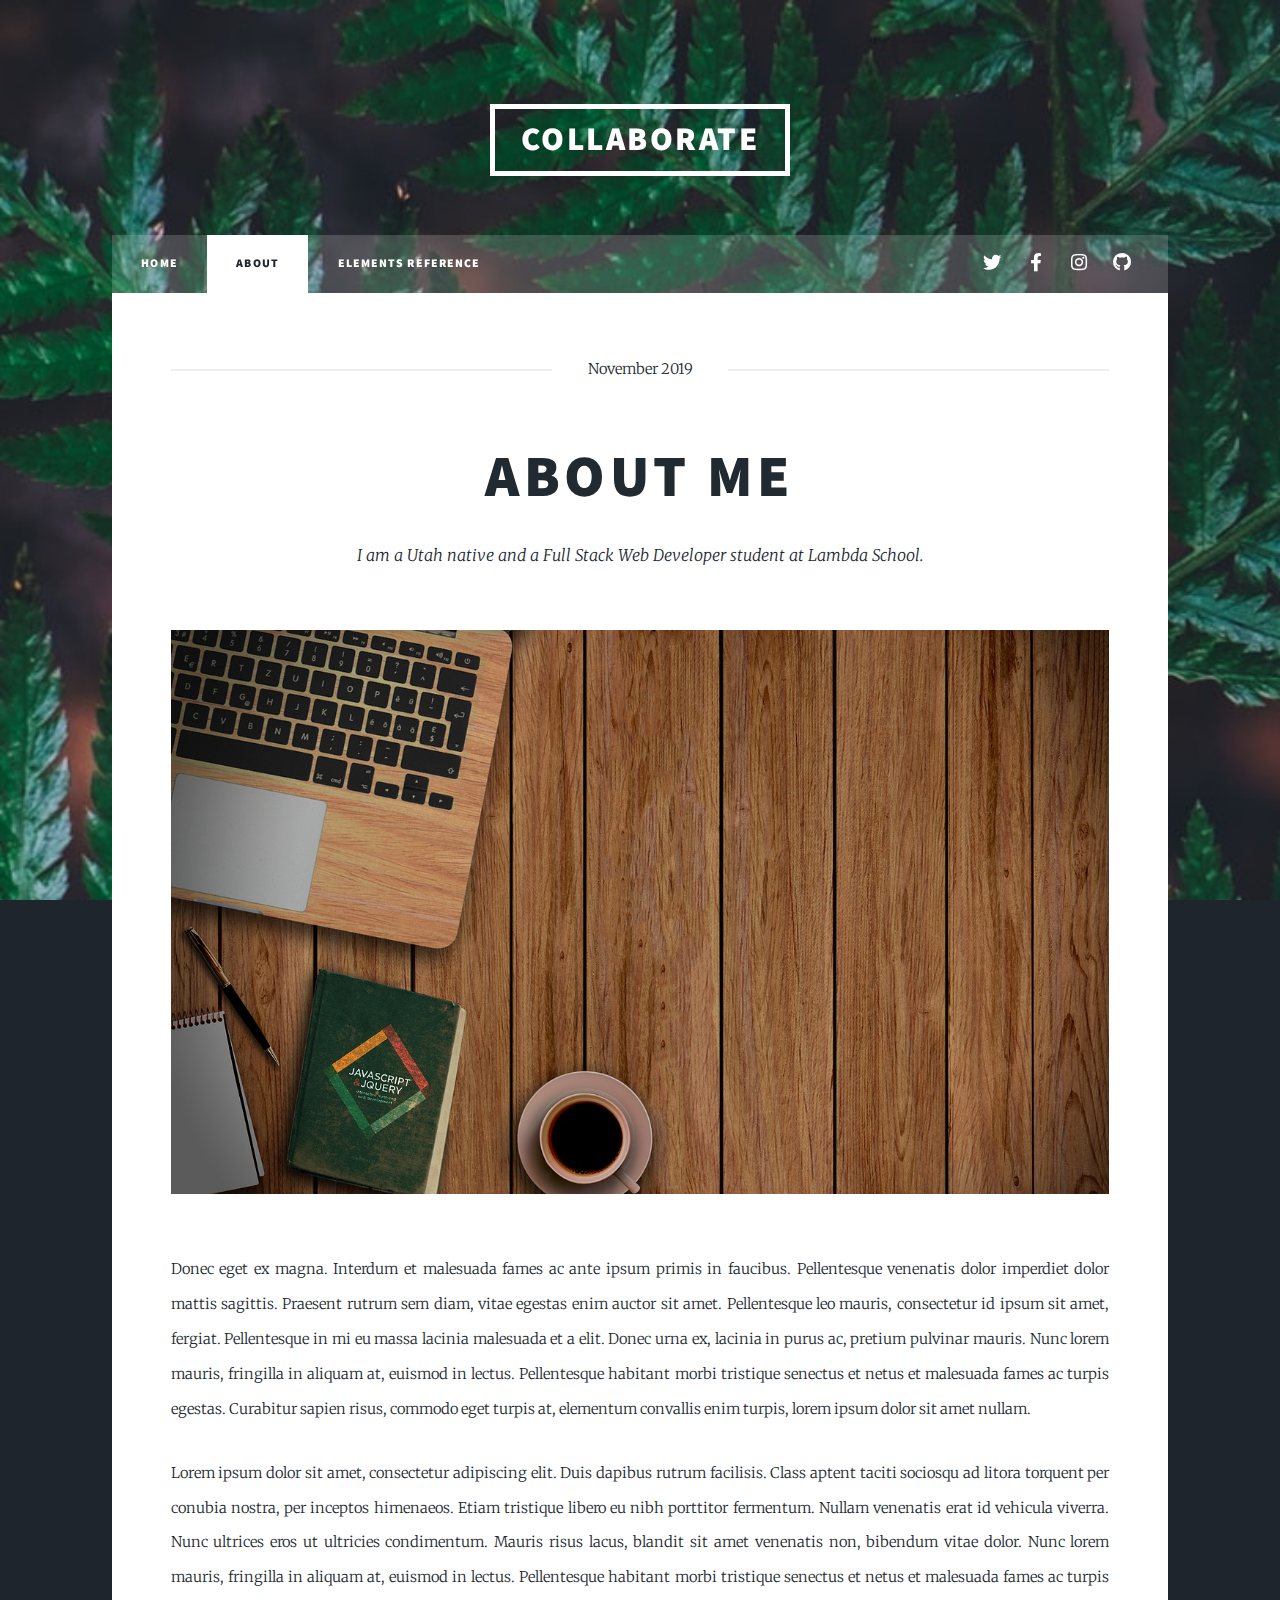
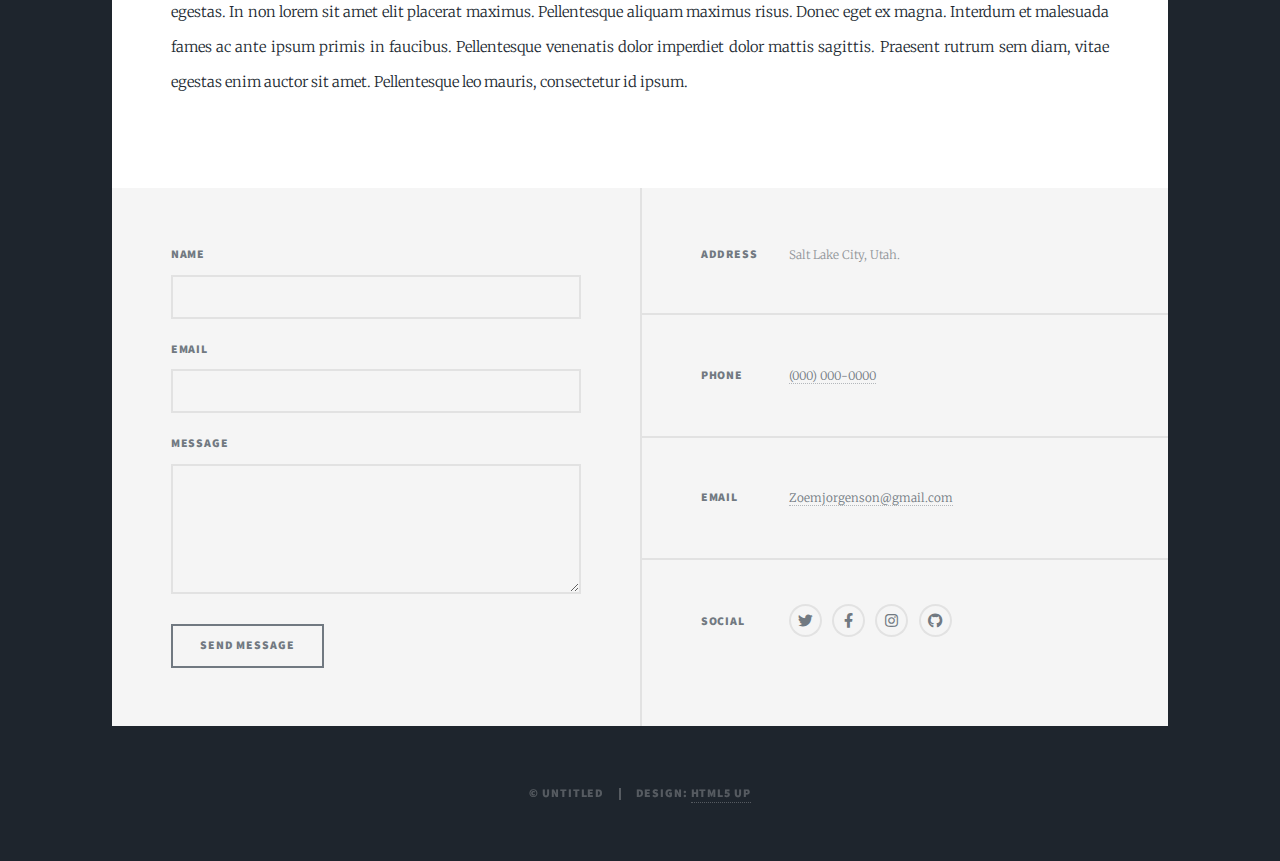
<file: generic.html>
<!DOCTYPE HTML>
<!--
	Massively by HTML5 UP
	html5up.net | @ajlkn
	Free for personal and commercial use under the CCA 3.0 license (html5up.net/license)
-->
<html>
	<head>
		<title>Zoe's Test Portfolio</title>
		<meta charset="utf-8" />
		<meta name="viewport" content="width=device-width, initial-scale=1, user-scalable=no" />
		<link rel="stylesheet" href="assets/css/main.css" />
		<noscript><link rel="stylesheet" href="assets/css/noscript.css" /></noscript>
	</head>
	<body class="is-preload">

		<!-- Wrapper -->
			<div id="wrapper">

				<!-- Header -->
					<header id="header">
						<a href="index.html" class="logo">Collaborate</a>
					</header>

				<!-- Nav -->
					<nav id="nav">
						<ul class="links">
							<li><a href="index.html">Home</a></li>
							<li class="active"><a href="generic.html">About</a></li>
							<li><a href="elements.html">Elements Reference</a></li>
						</ul>
						<ul class="icons">
							<li><a href="#" class="icon brands fa-twitter"><span class="label">Twitter</span></a></li>
							<li><a href="#" class="icon brands fa-facebook-f"><span class="label">Facebook</span></a></li>
							<li><a href="#" class="icon brands fa-instagram"><span class="label">Instagram</span></a></li>
							<li><a href="#" class="icon brands fa-github"><span class="label">GitHub</span></a></li>
						</ul>
					</nav>

				<!-- Main -->
					<div id="main">

						<!-- Post -->
							<section class="post">
								<header class="major">
									<span class="date">November 2019</span>
									<h1>About Me
									</h1>
									<p>I am a Utah native and a Full Stack Web Developer student at Lambda School.</p>
								</header>
								<div class="image main"><img src="images/laptopbookcoffee.jpg" alt="" /></div>
								<p>Donec eget ex magna. Interdum et malesuada fames ac ante ipsum primis in faucibus. Pellentesque venenatis dolor imperdiet dolor mattis sagittis. Praesent rutrum sem diam, vitae egestas enim auctor sit amet. Pellentesque leo mauris, consectetur id ipsum sit amet, fergiat. Pellentesque in mi eu massa lacinia malesuada et a elit. Donec urna ex, lacinia in purus ac, pretium pulvinar mauris. Nunc lorem mauris, fringilla in aliquam at, euismod in lectus. Pellentesque habitant morbi tristique senectus et netus et malesuada fames ac turpis egestas. Curabitur sapien risus, commodo eget turpis at, elementum convallis enim turpis, lorem ipsum dolor sit amet nullam.</p>
								<p>Lorem ipsum dolor sit amet, consectetur adipiscing elit. Duis dapibus rutrum facilisis. Class aptent taciti sociosqu ad litora torquent per conubia nostra, per inceptos himenaeos. Etiam tristique libero eu nibh porttitor fermentum. Nullam venenatis erat id vehicula viverra. Nunc ultrices eros ut ultricies condimentum. Mauris risus lacus, blandit sit amet venenatis non, bibendum vitae dolor. Nunc lorem mauris, fringilla in aliquam at, euismod in lectus. Pellentesque habitant morbi tristique senectus et netus et malesuada fames ac turpis egestas. In non lorem sit amet elit placerat maximus. Pellentesque aliquam maximus risus. Donec eget ex magna. Interdum et malesuada fames ac ante ipsum primis in faucibus. Pellentesque venenatis dolor imperdiet dolor mattis sagittis. Praesent rutrum sem diam, vitae egestas enim auctor sit amet. Pellentesque leo mauris, consectetur id ipsum.</p>
							</section>

					</div>

				<!-- Footer -->
					<footer id="footer">
						<section>
							<form method="post" action="#">
								<div class="fields">
									<div class="field">
										<label for="name">Name</label>
										<input type="text" name="name" id="name" />
									</div>
									<div class="field">
										<label for="email">Email</label>
										<input type="text" name="email" id="email" />
									</div>
									<div class="field">
										<label for="message">Message</label>
										<textarea name="message" id="message" rows="3"></textarea>
									</div>
								</div>
								<ul class="actions">
									<li><input type="submit" value="Send Message" /></li>
								</ul>
							</form>
						</section>
						<section class="split contact">
							<section class="alt">
								<h3>Address</h3>
								<p>Salt Lake City, Utah.</p>
							</section>
							<section>
								<h3>Phone</h3>
								<p><a href="#">(000) 000-0000</a></p>
							</section>
							<section>
								<h3>Email</h3>
								<p><a href="#">Zoemjorgenson@gmail.com</a></p>
							</section>
							<section>
								<h3>Social</h3>
								<ul class="icons alt">
									<li><a href="#" class="icon brands alt fa-twitter"><span class="label">Twitter</span></a></li>
									<li><a href="#" class="icon brands alt fa-facebook-f"><span class="label">Facebook</span></a></li>
									<li><a href="#" class="icon brands alt fa-instagram"><span class="label">Instagram</span></a></li>
									<li><a href="#" class="icon brands alt fa-github"><span class="label">GitHub</span></a></li>
								</ul>
							</section>
						</section>
					</footer>

				<!-- Copyright -->
					<div id="copyright">
						<ul><li>&copy; Untitled</li><li>Design: <a href="https://html5up.net">HTML5 UP</a></li></ul>
					</div>

			</div>

		<!-- Scripts -->
			<script src="assets/js/jquery.min.js"></script>
			<script src="assets/js/jquery.scrollex.min.js"></script>
			<script src="assets/js/jquery.scrolly.min.js"></script>
			<script src="assets/js/browser.min.js"></script>
			<script src="assets/js/breakpoints.min.js"></script>
			<script src="assets/js/util.js"></script>
			<script src="assets/js/main.js"></script>

	</body>
</html>
</file>
<file: assets/css/main.css>
@import url(fontawesome-all.min.css);
@import url("https://fonts.googleapis.com/css?family=Merriweather:300,700,300italic,700italic|Source+Sans+Pro:900");

/*
	Massively by HTML5 UP
	html5up.net | @ajlkn
	Free for personal and commercial use under the CCA 3.0 license (html5up.net/license)
*/

html, body, div, span, applet, object,
iframe, h1, h2, h3, h4, h5, h6, p, blockquote,
pre, a, abbr, acronym, address, big, cite,
code, del, dfn, em, img, ins, kbd, q, s, samp,
small, strike, strong, sub, sup, tt, var, b,
u, i, center, dl, dt, dd, ol, ul, li, fieldset,
form, label, legend, table, caption, tbody,
tfoot, thead, tr, th, td, article, aside,
canvas, details, embed, figure, figcaption,
footer, header, hgroup, menu, nav, output, ruby,
section, summary, time, mark, audio, video {
	margin: 0;
	padding: 0;
	border: 0;
	font-size: 100%;
	font: inherit;
	vertical-align: baseline;}

article, aside, details, figcaption, figure,
footer, header, hgroup, menu, nav, section {
	display: block;}

body {
	line-height: 1;
}

ol, ul {
	list-style: none;
}

blockquote, q {
	quotes: none;
}

	blockquote:before, blockquote:after, q:before, q:after {
		content: '';
		content: none;
	}

table {
	border-collapse: collapse;
	border-spacing: 0;
}

body {
	-webkit-text-size-adjust: none;
}

mark {
	background-color: transparent;
	color: inherit;
}

input::-moz-focus-inner {
	border: 0;
	padding: 0;
}

input, select, textarea {
	-moz-appearance: none;
	-webkit-appearance: none;
	-ms-appearance: none;
	appearance: none;
}

/* Basic */

	@-ms-viewport {
		width: device-width;
	}

	body {
		-ms-overflow-style: scrollbar;
	}

	@media screen and (max-width: 480px) {

		html, body {
			min-width: 320px;
		}

	}

	html {
		box-sizing: border-box;
	}

	*, *:before, *:after {
		box-sizing: inherit;
	}

	body {
		background-color: #1e252d;
	}

		body.is-preload *, body.is-preload *:before, body.is-preload *:after {
			-moz-animation: none !important;
			-webkit-animation: none !important;
			-ms-animation: none !important;
			animation: none !important;
			-moz-transition: none !important;
			-webkit-transition: none !important;
			-ms-transition: none !important;
			transition: none !important;
		}

/* Type */

	html {
		font-size: 16pt;
	}

		@media screen and (max-width: 1680px) {

			html {
				font-size: 12pt;
			}

		}

		@media screen and (max-width: 1280px) {

			html {
				font-size: 11pt;
			}

		}

		@media screen and (max-width: 360px) {

			html {
				font-size: 10pt;
			}

		}

	body {
		color: #212931;
	}

	body, input, select, textarea {
		font-family: "Merriweather", Georgia, serif;
		font-weight: 300;
		font-size: 1rem;
		line-height: 2.375;
	}

	a {
		-moz-transition: color 0.2s ease-in-out, background-color 0.2s ease-in-out, border-color 0.2s ease-in-out, box-shadow 0.2s ease-in-out;
		-webkit-transition: color 0.2s ease-in-out, background-color 0.2s ease-in-out, border-color 0.2s ease-in-out, box-shadow 0.2s ease-in-out;
		-ms-transition: color 0.2s ease-in-out, background-color 0.2s ease-in-out, border-color 0.2s ease-in-out, box-shadow 0.2s ease-in-out;
		transition: color 0.2s ease-in-out, background-color 0.2s ease-in-out, border-color 0.2s ease-in-out, box-shadow 0.2s ease-in-out;
		border-bottom: dotted 1px;
		text-decoration: none;
	}

		a:hover {
			border-bottom-color: transparent;
		}

	strong, b {
		font-weight: 600;
	}

	em, i {
		font-style: italic;
	}

	p {
		text-align: justify;
		margin: 0 0 2rem 0;
	}

	h1, h2, h3, h4, h5, h6 {
		font-family: "Source Sans Pro", Helvetica, sans-serif;
		font-weight: 900;
		line-height: 1.5;
		letter-spacing: 0.075em;
		text-transform: uppercase;
		margin: 0 0 1rem 0;
	}

		h1 a, h2 a, h3 a, h4 a, h5 a, h6 a {
			border-bottom: 0;
			color: inherit;
			text-decoration: none;
		}

	h1 {
		font-size: 4rem;
		line-height: 1.1;
		margin: 0 0 2rem 0;
	}

	h2 {
		font-size: 1.75rem;
		line-height: 1.3;
		margin: 0 0 1.5rem 0;
	}

	h3 {
		font-size: 1.25rem;
		margin: 0 0 1.5rem 0;
	}

	h4 {
		font-size: 1rem;
	}

	h5 {
		font-size: 0.9rem;
	}

	h6 {
		font-size: 0.8rem;
	}

	sub {
		font-size: 0.8rem;
		position: relative;
		top: 0.5rem;
	}

	sup {
		font-size: 0.8rem;
		position: relative;
		top: -0.5rem;
	}

	blockquote {
		border-left: solid 4px;
		font-style: italic;
		margin: 0 0 2rem 0;
		padding: 0.5rem 0 0.5rem 2rem;
	}

	code {
		border: solid 2px;
		font-family: "Courier New", monospace;
		font-size: 0.9rem;
		margin: 0 0.25rem;
		padding: 0.25rem 0.65rem;
	}

	pre {
		-webkit-overflow-scrolling: touch;
		font-family: "Courier New", monospace;
		font-size: 0.9rem;
		margin: 0 0 2rem 0;
	}

		pre code {
			display: block;
			line-height: 1.75;
			padding: 1rem 1.5rem;
			overflow-x: auto;
		}

	hr {
		border: 0;
		border-bottom: solid 2px;
		margin: 3rem 0;
	}

		hr.major {
			margin: 5rem 0;
		}

	.align-left {
		text-align: left;
	}

	.align-center {
		text-align: center;
	}

	.align-right {
		text-align: right;
	}

	input, select, textarea {
		color: #212931;
	}

	a {
		color: #212931;
		border-bottom-color: rgba(33, 41, 49, 0.5);
	}

		a:hover {
			border-bottom-color: transparent;
			color: #18bfef !important;
		}

	strong, b {
		color: #212931;
	}

	h1, h2, h3, h4, h5, h6 {
		color: #212931;
	}

	blockquote {
		border-left-color: #eeeeee;
	}

	code {
		background: rgba(220, 220, 220, 0.25);
		border-color: #eeeeee;
	}

	hr {
		border-bottom-color: #eeeeee;
	}

/* Row */

	.row {
		display: flex;
		flex-wrap: wrap;
		box-sizing: border-box;
		align-items: stretch;
	}

		.row > * {
			box-sizing: border-box;
		}

		.row.gtr-uniform > * > :last-child {
			margin-bottom: 0;
		}

		.row.aln-left {
			justify-content: flex-start;
		}

		.row.aln-center {
			justify-content: center;
		}

		.row.aln-right {
			justify-content: flex-end;
		}

		.row.aln-top {
			align-items: flex-start;
		}

		.row.aln-middle {
			align-items: center;
		}

		.row.aln-bottom {
			align-items: flex-end;
		}

		.row > .imp {
			order: -1;
		}

		.row > .col-1 {
			width: 8.33333%;
		}

		.row > .off-1 {
			margin-left: 8.33333%;
		}

		.row > .col-2 {
			width: 16.66667%;
		}

		.row > .off-2 {
			margin-left: 16.66667%;
		}

		.row > .col-3 {
			width: 25%;
		}

		.row > .off-3 {
			margin-left: 25%;
		}

		.row > .col-4 {
			width: 33.33333%;
		}

		.row > .off-4 {
			margin-left: 33.33333%;
		}

		.row > .col-5 {
			width: 41.66667%;
		}

		.row > .off-5 {
			margin-left: 41.66667%;
		}

		.row > .col-6 {
			width: 50%;
		}

		.row > .off-6 {
			margin-left: 50%;
		}

		.row > .col-7 {
			width: 58.33333%;
		}

		.row > .off-7 {
			margin-left: 58.33333%;
		}

		.row > .col-8 {
			width: 66.66667%;
		}

		.row > .off-8 {
			margin-left: 66.66667%;
		}

		.row > .col-9 {
			width: 75%;
		}

		.row > .off-9 {
			margin-left: 75%;
		}

		.row > .col-10 {
			width: 83.33333%;
		}

		.row > .off-10 {
			margin-left: 83.33333%;
		}

		.row > .col-11 {
			width: 91.66667%;
		}

		.row > .off-11 {
			margin-left: 91.66667%;
		}

		.row > .col-12 {
			width: 100%;
		}

		.row > .off-12 {
			margin-left: 100%;
		}

		.row.gtr-0 {
			margin-top: 0;
			margin-left: 0rem;
		}

			.row.gtr-0 > * {
				padding: 0 0 0 0rem;
			}

			.row.gtr-0.gtr-uniform {
				margin-top: 0rem;
			}

				.row.gtr-0.gtr-uniform > * {
					padding-top: 0rem;
				}

		.row.gtr-25 {
			margin-top: 0;
			margin-left: -0.375rem;
		}

			.row.gtr-25 > * {
				padding: 0 0 0 0.375rem;
			}

			.row.gtr-25.gtr-uniform {
				margin-top: -0.375rem;
			}

				.row.gtr-25.gtr-uniform > * {
					padding-top: 0.375rem;
				}

		.row.gtr-50 {
			margin-top: 0;
			margin-left: -0.75rem;
		}

			.row.gtr-50 > * {
				padding: 0 0 0 0.75rem;
			}

			.row.gtr-50.gtr-uniform {
				margin-top: -0.75rem;
			}

				.row.gtr-50.gtr-uniform > * {
					padding-top: 0.75rem;
				}

		.row {
			margin-top: 0;
			margin-left: -1.5rem;
		}

			.row > * {
				padding: 0 0 0 1.5rem;
			}

			.row.gtr-uniform {
				margin-top: -1.5rem;
			}

				.row.gtr-uniform > * {
					padding-top: 1.5rem;
				}

		.row.gtr-150 {
			margin-top: 0;
			margin-left: -2.25rem;
		}

			.row.gtr-150 > * {
				padding: 0 0 0 2.25rem;
			}

			.row.gtr-150.gtr-uniform {
				margin-top: -2.25rem;
			}

				.row.gtr-150.gtr-uniform > * {
					padding-top: 2.25rem;
				}

		.row.gtr-200 {
			margin-top: 0;
			margin-left: -3rem;
		}

			.row.gtr-200 > * {
				padding: 0 0 0 3rem;
			}

			.row.gtr-200.gtr-uniform {
				margin-top: -3rem;
			}

				.row.gtr-200.gtr-uniform > * {
					padding-top: 3rem;
				}

		@media screen and (max-width: 1680px) {

			.row {
				display: flex;
				flex-wrap: wrap;
				box-sizing: border-box;
				align-items: stretch;
			}

				.row > * {
					box-sizing: border-box;
				}

				.row.gtr-uniform > * > :last-child {
					margin-bottom: 0;
				}

				.row.aln-left {
					justify-content: flex-start;
				}

				.row.aln-center {
					justify-content: center;
				}

				.row.aln-right {
					justify-content: flex-end;
				}

				.row.aln-top {
					align-items: flex-start;
				}

				.row.aln-middle {
					align-items: center;
				}

				.row.aln-bottom {
					align-items: flex-end;
				}

				.row > .imp-xlarge {
					order: -1;
				}

				.row > .col-1-xlarge {
					width: 8.33333%;
				}

				.row > .off-1-xlarge {
					margin-left: 8.33333%;
				}

				.row > .col-2-xlarge {
					width: 16.66667%;
				}

				.row > .off-2-xlarge {
					margin-left: 16.66667%;
				}

				.row > .col-3-xlarge {
					width: 25%;
				}

				.row > .off-3-xlarge {
					margin-left: 25%;
				}

				.row > .col-4-xlarge {
					width: 33.33333%;
				}

				.row > .off-4-xlarge {
					margin-left: 33.33333%;
				}

				.row > .col-5-xlarge {
					width: 41.66667%;
				}

				.row > .off-5-xlarge {
					margin-left: 41.66667%;
				}

				.row > .col-6-xlarge {
					width: 50%;
				}

				.row > .off-6-xlarge {
					margin-left: 50%;
				}

				.row > .col-7-xlarge {
					width: 58.33333%;
				}

				.row > .off-7-xlarge {
					margin-left: 58.33333%;
				}

				.row > .col-8-xlarge {
					width: 66.66667%;
				}

				.row > .off-8-xlarge {
					margin-left: 66.66667%;
				}

				.row > .col-9-xlarge {
					width: 75%;
				}

				.row > .off-9-xlarge {
					margin-left: 75%;
				}

				.row > .col-10-xlarge {
					width: 83.33333%;
				}

				.row > .off-10-xlarge {
					margin-left: 83.33333%;
				}

				.row > .col-11-xlarge {
					width: 91.66667%;
				}

				.row > .off-11-xlarge {
					margin-left: 91.66667%;
				}

				.row > .col-12-xlarge {
					width: 100%;
				}

				.row > .off-12-xlarge {
					margin-left: 100%;
				}

				.row.gtr-0 {
					margin-top: 0;
					margin-left: 0rem;
				}

					.row.gtr-0 > * {
						padding: 0 0 0 0rem;
					}

					.row.gtr-0.gtr-uniform {
						margin-top: 0rem;
					}

						.row.gtr-0.gtr-uniform > * {
							padding-top: 0rem;
						}

				.row.gtr-25 {
					margin-top: 0;
					margin-left: -0.375rem;
				}

					.row.gtr-25 > * {
						padding: 0 0 0 0.375rem;
					}

					.row.gtr-25.gtr-uniform {
						margin-top: -0.375rem;
					}

						.row.gtr-25.gtr-uniform > * {
							padding-top: 0.375rem;
						}

				.row.gtr-50 {
					margin-top: 0;
					margin-left: -0.75rem;
				}

					.row.gtr-50 > * {
						padding: 0 0 0 0.75rem;
					}

					.row.gtr-50.gtr-uniform {
						margin-top: -0.75rem;
					}

						.row.gtr-50.gtr-uniform > * {
							padding-top: 0.75rem;
						}

				.row {
					margin-top: 0;
					margin-left: -1.5rem;
				}

					.row > * {
						padding: 0 0 0 1.5rem;
					}

					.row.gtr-uniform {
						margin-top: -1.5rem;
					}

						.row.gtr-uniform > * {
							padding-top: 1.5rem;
						}

				.row.gtr-150 {
					margin-top: 0;
					margin-left: -2.25rem;
				}

					.row.gtr-150 > * {
						padding: 0 0 0 2.25rem;
					}

					.row.gtr-150.gtr-uniform {
						margin-top: -2.25rem;
					}

						.row.gtr-150.gtr-uniform > * {
							padding-top: 2.25rem;
						}

				.row.gtr-200 {
					margin-top: 0;
					margin-left: -3rem;
				}

					.row.gtr-200 > * {
						padding: 0 0 0 3rem;
					}

					.row.gtr-200.gtr-uniform {
						margin-top: -3rem;
					}

						.row.gtr-200.gtr-uniform > * {
							padding-top: 3rem;
						}

		}

		@media screen and (max-width: 1280px) {

			.row {
				display: flex;
				flex-wrap: wrap;
				box-sizing: border-box;
				align-items: stretch;
			}

				.row > * {
					box-sizing: border-box;
				}

				.row.gtr-uniform > * > :last-child {
					margin-bottom: 0;
				}

				.row.aln-left {
					justify-content: flex-start;
				}

				.row.aln-center {
					justify-content: center;
				}

				.row.aln-right {
					justify-content: flex-end;
				}

				.row.aln-top {
					align-items: flex-start;
				}

				.row.aln-middle {
					align-items: center;
				}

				.row.aln-bottom {
					align-items: flex-end;
				}

				.row > .imp-large {
					order: -1;
				}

				.row > .col-1-large {
					width: 8.33333%;
				}

				.row > .off-1-large {
					margin-left: 8.33333%;
				}

				.row > .col-2-large {
					width: 16.66667%;
				}

				.row > .off-2-large {
					margin-left: 16.66667%;
				}

				.row > .col-3-large {
					width: 25%;
				}

				.row > .off-3-large {
					margin-left: 25%;
				}

				.row > .col-4-large {
					width: 33.33333%;
				}

				.row > .off-4-large {
					margin-left: 33.33333%;
				}

				.row > .col-5-large {
					width: 41.66667%;
				}

				.row > .off-5-large {
					margin-left: 41.66667%;
				}

				.row > .col-6-large {
					width: 50%;
				}

				.row > .off-6-large {
					margin-left: 50%;
				}

				.row > .col-7-large {
					width: 58.33333%;
				}

				.row > .off-7-large {
					margin-left: 58.33333%;
				}

				.row > .col-8-large {
					width: 66.66667%;
				}

				.row > .off-8-large {
					margin-left: 66.66667%;
				}

				.row > .col-9-large {
					width: 75%;
				}

				.row > .off-9-large {
					margin-left: 75%;
				}

				.row > .col-10-large {
					width: 83.33333%;
				}

				.row > .off-10-large {
					margin-left: 83.33333%;
				}

				.row > .col-11-large {
					width: 91.66667%;
				}

				.row > .off-11-large {
					margin-left: 91.66667%;
				}

				.row > .col-12-large {
					width: 100%;
				}

				.row > .off-12-large {
					margin-left: 100%;
				}

				.row.gtr-0 {
					margin-top: 0;
					margin-left: 0rem;
				}

					.row.gtr-0 > * {
						padding: 0 0 0 0rem;
					}

					.row.gtr-0.gtr-uniform {
						margin-top: 0rem;
					}

						.row.gtr-0.gtr-uniform > * {
							padding-top: 0rem;
						}

				.row.gtr-25 {
					margin-top: 0;
					margin-left: -0.375rem;
				}

					.row.gtr-25 > * {
						padding: 0 0 0 0.375rem;
					}

					.row.gtr-25.gtr-uniform {
						margin-top: -0.375rem;
					}

						.row.gtr-25.gtr-uniform > * {
							padding-top: 0.375rem;
						}

				.row.gtr-50 {
					margin-top: 0;
					margin-left: -0.75rem;
				}

					.row.gtr-50 > * {
						padding: 0 0 0 0.75rem;
					}

					.row.gtr-50.gtr-uniform {
						margin-top: -0.75rem;
					}

						.row.gtr-50.gtr-uniform > * {
							padding-top: 0.75rem;
						}

				.row {
					margin-top: 0;
					margin-left: -1.5rem;
				}

					.row > * {
						padding: 0 0 0 1.5rem;
					}

					.row.gtr-uniform {
						margin-top: -1.5rem;
					}

						.row.gtr-uniform > * {
							padding-top: 1.5rem;
						}

				.row.gtr-150 {
					margin-top: 0;
					margin-left: -2.25rem;
				}

					.row.gtr-150 > * {
						padding: 0 0 0 2.25rem;
					}

					.row.gtr-150.gtr-uniform {
						margin-top: -2.25rem;
					}

						.row.gtr-150.gtr-uniform > * {
							padding-top: 2.25rem;
						}

				.row.gtr-200 {
					margin-top: 0;
					margin-left: -3rem;
				}

					.row.gtr-200 > * {
						padding: 0 0 0 3rem;
					}

					.row.gtr-200.gtr-uniform {
						margin-top: -3rem;
					}

						.row.gtr-200.gtr-uniform > * {
							padding-top: 3rem;
						}

		}

		@media screen and (max-width: 980px) {

			.row {
				display: flex;
				flex-wrap: wrap;
				box-sizing: border-box;
				align-items: stretch;
			}

				.row > * {
					box-sizing: border-box;
				}

				.row.gtr-uniform > * > :last-child {
					margin-bottom: 0;
				}

				.row.aln-left {
					justify-content: flex-start;
				}

				.row.aln-center {
					justify-content: center;
				}

				.row.aln-right {
					justify-content: flex-end;
				}

				.row.aln-top {
					align-items: flex-start;
				}

				.row.aln-middle {
					align-items: center;
				}

				.row.aln-bottom {
					align-items: flex-end;
				}

				.row > .imp-medium {
					order: -1;
				}

				.row > .col-1-medium {
					width: 8.33333%;
				}

				.row > .off-1-medium {
					margin-left: 8.33333%;
				}

				.row > .col-2-medium {
					width: 16.66667%;
				}

				.row > .off-2-medium {
					margin-left: 16.66667%;
				}

				.row > .col-3-medium {
					width: 25%;
				}

				.row > .off-3-medium {
					margin-left: 25%;
				}

				.row > .col-4-medium {
					width: 33.33333%;
				}

				.row > .off-4-medium {
					margin-left: 33.33333%;
				}

				.row > .col-5-medium {
					width: 41.66667%;
				}

				.row > .off-5-medium {
					margin-left: 41.66667%;
				}

				.row > .col-6-medium {
					width: 50%;
				}

				.row > .off-6-medium {
					margin-left: 50%;
				}

				.row > .col-7-medium {
					width: 58.33333%;
				}

				.row > .off-7-medium {
					margin-left: 58.33333%;
				}

				.row > .col-8-medium {
					width: 66.66667%;
				}

				.row > .off-8-medium {
					margin-left: 66.66667%;
				}

				.row > .col-9-medium {
					width: 75%;
				}

				.row > .off-9-medium {
					margin-left: 75%;
				}

				.row > .col-10-medium {
					width: 83.33333%;
				}

				.row > .off-10-medium {
					margin-left: 83.33333%;
				}

				.row > .col-11-medium {
					width: 91.66667%;
				}

				.row > .off-11-medium {
					margin-left: 91.66667%;
				}

				.row > .col-12-medium {
					width: 100%;
				}

				.row > .off-12-medium {
					margin-left: 100%;
				}

				.row.gtr-0 {
					margin-top: 0;
					margin-left: 0rem;
				}

					.row.gtr-0 > * {
						padding: 0 0 0 0rem;
					}

					.row.gtr-0.gtr-uniform {
						margin-top: 0rem;
					}

						.row.gtr-0.gtr-uniform > * {
							padding-top: 0rem;
						}

				.row.gtr-25 {
					margin-top: 0;
					margin-left: -0.375rem;
				}

					.row.gtr-25 > * {
						padding: 0 0 0 0.375rem;
					}

					.row.gtr-25.gtr-uniform {
						margin-top: -0.375rem;
					}

						.row.gtr-25.gtr-uniform > * {
							padding-top: 0.375rem;
						}

				.row.gtr-50 {
					margin-top: 0;
					margin-left: -0.75rem;
				}

					.row.gtr-50 > * {
						padding: 0 0 0 0.75rem;
					}

					.row.gtr-50.gtr-uniform {
						margin-top: -0.75rem;
					}

						.row.gtr-50.gtr-uniform > * {
							padding-top: 0.75rem;
						}

				.row {
					margin-top: 0;
					margin-left: -1.5rem;
				}

					.row > * {
						padding: 0 0 0 1.5rem;
					}

					.row.gtr-uniform {
						margin-top: -1.5rem;
					}

						.row.gtr-uniform > * {
							padding-top: 1.5rem;
						}

				.row.gtr-150 {
					margin-top: 0;
					margin-left: -2.25rem;
				}

					.row.gtr-150 > * {
						padding: 0 0 0 2.25rem;
					}

					.row.gtr-150.gtr-uniform {
						margin-top: -2.25rem;
					}

						.row.gtr-150.gtr-uniform > * {
							padding-top: 2.25rem;
						}

				.row.gtr-200 {
					margin-top: 0;
					margin-left: -3rem;
				}

					.row.gtr-200 > * {
						padding: 0 0 0 3rem;
					}

					.row.gtr-200.gtr-uniform {
						margin-top: -3rem;
					}

						.row.gtr-200.gtr-uniform > * {
							padding-top: 3rem;
						}

		}

		@media screen and (max-width: 736px) {

			.row {
				display: flex;
				flex-wrap: wrap;
				box-sizing: border-box;
				align-items: stretch;
			}

				.row > * {
					box-sizing: border-box;
				}

				.row.gtr-uniform > * > :last-child {
					margin-bottom: 0;
				}

				.row.aln-left {
					justify-content: flex-start;
				}

				.row.aln-center {
					justify-content: center;
				}

				.row.aln-right {
					justify-content: flex-end;
				}

				.row.aln-top {
					align-items: flex-start;
				}

				.row.aln-middle {
					align-items: center;
				}

				.row.aln-bottom {
					align-items: flex-end;
				}

				.row > .imp-small {
					order: -1;
				}

				.row > .col-1-small {
					width: 8.33333%;
				}

				.row > .off-1-small {
					margin-left: 8.33333%;
				}

				.row > .col-2-small {
					width: 16.66667%;
				}

				.row > .off-2-small {
					margin-left: 16.66667%;
				}

				.row > .col-3-small {
					width: 25%;
				}

				.row > .off-3-small {
					margin-left: 25%;
				}

				.row > .col-4-small {
					width: 33.33333%;
				}

				.row > .off-4-small {
					margin-left: 33.33333%;
				}

				.row > .col-5-small {
					width: 41.66667%;
				}

				.row > .off-5-small {
					margin-left: 41.66667%;
				}

				.row > .col-6-small {
					width: 50%;
				}

				.row > .off-6-small {
					margin-left: 50%;
				}

				.row > .col-7-small {
					width: 58.33333%;
				}

				.row > .off-7-small {
					margin-left: 58.33333%;
				}

				.row > .col-8-small {
					width: 66.66667%;
				}

				.row > .off-8-small {
					margin-left: 66.66667%;
				}

				.row > .col-9-small {
					width: 75%;
				}

				.row > .off-9-small {
					margin-left: 75%;
				}

				.row > .col-10-small {
					width: 83.33333%;
				}

				.row > .off-10-small {
					margin-left: 83.33333%;
				}

				.row > .col-11-small {
					width: 91.66667%;
				}

				.row > .off-11-small {
					margin-left: 91.66667%;
				}

				.row > .col-12-small {
					width: 100%;
				}

				.row > .off-12-small {
					margin-left: 100%;
				}

				.row.gtr-0 {
					margin-top: 0;
					margin-left: 0rem;
				}

					.row.gtr-0 > * {
						padding: 0 0 0 0rem;
					}

					.row.gtr-0.gtr-uniform {
						margin-top: 0rem;
					}

						.row.gtr-0.gtr-uniform > * {
							padding-top: 0rem;
						}

				.row.gtr-25 {
					margin-top: 0;
					margin-left: -0.375rem;
				}

					.row.gtr-25 > * {
						padding: 0 0 0 0.375rem;
					}

					.row.gtr-25.gtr-uniform {
						margin-top: -0.375rem;
					}

						.row.gtr-25.gtr-uniform > * {
							padding-top: 0.375rem;
						}

				.row.gtr-50 {
					margin-top: 0;
					margin-left: -0.75rem;
				}

					.row.gtr-50 > * {
						padding: 0 0 0 0.75rem;
					}

					.row.gtr-50.gtr-uniform {
						margin-top: -0.75rem;
					}

						.row.gtr-50.gtr-uniform > * {
							padding-top: 0.75rem;
						}

				.row {
					margin-top: 0;
					margin-left: -1.5rem;
				}

					.row > * {
						padding: 0 0 0 1.5rem;
					}

					.row.gtr-uniform {
						margin-top: -1.5rem;
					}

						.row.gtr-uniform > * {
							padding-top: 1.5rem;
						}

				.row.gtr-150 {
					margin-top: 0;
					margin-left: -2.25rem;
				}

					.row.gtr-150 > * {
						padding: 0 0 0 2.25rem;
					}

					.row.gtr-150.gtr-uniform {
						margin-top: -2.25rem;
					}

						.row.gtr-150.gtr-uniform > * {
							padding-top: 2.25rem;
						}

				.row.gtr-200 {
					margin-top: 0;
					margin-left: -3rem;
				}

					.row.gtr-200 > * {
						padding: 0 0 0 3rem;
					}

					.row.gtr-200.gtr-uniform {
						margin-top: -3rem;
					}

						.row.gtr-200.gtr-uniform > * {
							padding-top: 3rem;
						}

		}

		@media screen and (max-width: 480px) {

			.row {
				display: flex;
				flex-wrap: wrap;
				box-sizing: border-box;
				align-items: stretch;
			}

				.row > * {
					box-sizing: border-box;
				}

				.row.gtr-uniform > * > :last-child {
					margin-bottom: 0;
				}

				.row.aln-left {
					justify-content: flex-start;
				}

				.row.aln-center {
					justify-content: center;
				}

				.row.aln-right {
					justify-content: flex-end;
				}

				.row.aln-top {
					align-items: flex-start;
				}

				.row.aln-middle {
					align-items: center;
				}

				.row.aln-bottom {
					align-items: flex-end;
				}

				.row > .imp-xsmall {
					order: -1;
				}

				.row > .col-1-xsmall {
					width: 8.33333%;
				}

				.row > .off-1-xsmall {
					margin-left: 8.33333%;
				}

				.row > .col-2-xsmall {
					width: 16.66667%;
				}

				.row > .off-2-xsmall {
					margin-left: 16.66667%;
				}

				.row > .col-3-xsmall {
					width: 25%;
				}

				.row > .off-3-xsmall {
					margin-left: 25%;
				}

				.row > .col-4-xsmall {
					width: 33.33333%;
				}

				.row > .off-4-xsmall {
					margin-left: 33.33333%;
				}

				.row > .col-5-xsmall {
					width: 41.66667%;
				}

				.row > .off-5-xsmall {
					margin-left: 41.66667%;
				}

				.row > .col-6-xsmall {
					width: 50%;
				}

				.row > .off-6-xsmall {
					margin-left: 50%;
				}

				.row > .col-7-xsmall {
					width: 58.33333%;
				}

				.row > .off-7-xsmall {
					margin-left: 58.33333%;
				}

				.row > .col-8-xsmall {
					width: 66.66667%;
				}

				.row > .off-8-xsmall {
					margin-left: 66.66667%;
				}

				.row > .col-9-xsmall {
					width: 75%;
				}

				.row > .off-9-xsmall {
					margin-left: 75%;
				}

				.row > .col-10-xsmall {
					width: 83.33333%;
				}

				.row > .off-10-xsmall {
					margin-left: 83.33333%;
				}

				.row > .col-11-xsmall {
					width: 91.66667%;
				}

				.row > .off-11-xsmall {
					margin-left: 91.66667%;
				}

				.row > .col-12-xsmall {
					width: 100%;
				}

				.row > .off-12-xsmall {
					margin-left: 100%;
				}

				.row.gtr-0 {
					margin-top: 0;
					margin-left: 0rem;
				}

					.row.gtr-0 > * {
						padding: 0 0 0 0rem;
					}

					.row.gtr-0.gtr-uniform {
						margin-top: 0rem;
					}

						.row.gtr-0.gtr-uniform > * {
							padding-top: 0rem;
						}

				.row.gtr-25 {
					margin-top: 0;
					margin-left: -0.375rem;
				}

					.row.gtr-25 > * {
						padding: 0 0 0 0.375rem;
					}

					.row.gtr-25.gtr-uniform {
						margin-top: -0.375rem;
					}

						.row.gtr-25.gtr-uniform > * {
							padding-top: 0.375rem;
						}

				.row.gtr-50 {
					margin-top: 0;
					margin-left: -0.75rem;
				}

					.row.gtr-50 > * {
						padding: 0 0 0 0.75rem;
					}

					.row.gtr-50.gtr-uniform {
						margin-top: -0.75rem;
					}

						.row.gtr-50.gtr-uniform > * {
							padding-top: 0.75rem;
						}

				.row {
					margin-top: 0;
					margin-left: -1.5rem;
				}

					.row > * {
						padding: 0 0 0 1.5rem;
					}

					.row.gtr-uniform {
						margin-top: -1.5rem;
					}

						.row.gtr-uniform > * {
							padding-top: 1.5rem;
						}

				.row.gtr-150 {
					margin-top: 0;
					margin-left: -2.25rem;
				}

					.row.gtr-150 > * {
						padding: 0 0 0 2.25rem;
					}

					.row.gtr-150.gtr-uniform {
						margin-top: -2.25rem;
					}

						.row.gtr-150.gtr-uniform > * {
							padding-top: 2.25rem;
						}

				.row.gtr-200 {
					margin-top: 0;
					margin-left: -3rem;
				}

					.row.gtr-200 > * {
						padding: 0 0 0 3rem;
					}

					.row.gtr-200.gtr-uniform {
						margin-top: -3rem;
					}

						.row.gtr-200.gtr-uniform > * {
							padding-top: 3rem;
						}

		}

		@media screen and (max-width: 360px) {

			.row {
				display: flex;
				flex-wrap: wrap;
				box-sizing: border-box;
				align-items: stretch;
			}

				.row > * {
					box-sizing: border-box;
				}

				.row.gtr-uniform > * > :last-child {
					margin-bottom: 0;
				}

				.row.aln-left {
					justify-content: flex-start;
				}

				.row.aln-center {
					justify-content: center;
				}

				.row.aln-right {
					justify-content: flex-end;
				}

				.row.aln-top {
					align-items: flex-start;
				}

				.row.aln-middle {
					align-items: center;
				}

				.row.aln-bottom {
					align-items: flex-end;
				}

				.row > .imp-xxsmall {
					order: -1;
				}

				.row > .col-1-xxsmall {
					width: 8.33333%;
				}

				.row > .off-1-xxsmall {
					margin-left: 8.33333%;
				}

				.row > .col-2-xxsmall {
					width: 16.66667%;
				}

				.row > .off-2-xxsmall {
					margin-left: 16.66667%;
				}

				.row > .col-3-xxsmall {
					width: 25%;
				}

				.row > .off-3-xxsmall {
					margin-left: 25%;
				}

				.row > .col-4-xxsmall {
					width: 33.33333%;
				}

				.row > .off-4-xxsmall {
					margin-left: 33.33333%;
				}

				.row > .col-5-xxsmall {
					width: 41.66667%;
				}

				.row > .off-5-xxsmall {
					margin-left: 41.66667%;
				}

				.row > .col-6-xxsmall {
					width: 50%;
				}

				.row > .off-6-xxsmall {
					margin-left: 50%;
				}

				.row > .col-7-xxsmall {
					width: 58.33333%;
				}

				.row > .off-7-xxsmall {
					margin-left: 58.33333%;
				}

				.row > .col-8-xxsmall {
					width: 66.66667%;
				}

				.row > .off-8-xxsmall {
					margin-left: 66.66667%;
				}

				.row > .col-9-xxsmall {
					width: 75%;
				}

				.row > .off-9-xxsmall {
					margin-left: 75%;
				}

				.row > .col-10-xxsmall {
					width: 83.33333%;
				}

				.row > .off-10-xxsmall {
					margin-left: 83.33333%;
				}

				.row > .col-11-xxsmall {
					width: 91.66667%;
				}

				.row > .off-11-xxsmall {
					margin-left: 91.66667%;
				}

				.row > .col-12-xxsmall {
					width: 100%;
				}

				.row > .off-12-xxsmall {
					margin-left: 100%;
				}

				.row.gtr-0 {
					margin-top: 0;
					margin-left: 0rem;
				}

					.row.gtr-0 > * {
						padding: 0 0 0 0rem;
					}

					.row.gtr-0.gtr-uniform {
						margin-top: 0rem;
					}

						.row.gtr-0.gtr-uniform > * {
							padding-top: 0rem;
						}

				.row.gtr-25 {
					margin-top: 0;
					margin-left: -0.375rem;
				}

					.row.gtr-25 > * {
						padding: 0 0 0 0.375rem;
					}

					.row.gtr-25.gtr-uniform {
						margin-top: -0.375rem;
					}

						.row.gtr-25.gtr-uniform > * {
							padding-top: 0.375rem;
						}

				.row.gtr-50 {
					margin-top: 0;
					margin-left: -0.75rem;
				}

					.row.gtr-50 > * {
						padding: 0 0 0 0.75rem;
					}

					.row.gtr-50.gtr-uniform {
						margin-top: -0.75rem;
					}

						.row.gtr-50.gtr-uniform > * {
							padding-top: 0.75rem;
						}

				.row {
					margin-top: 0;
					margin-left: -1.5rem;
				}

					.row > * {
						padding: 0 0 0 1.5rem;
					}

					.row.gtr-uniform {
						margin-top: -1.5rem;
					}

						.row.gtr-uniform > * {
							padding-top: 1.5rem;
						}

				.row.gtr-150 {
					margin-top: 0;
					margin-left: -2.25rem;
				}

					.row.gtr-150 > * {
						padding: 0 0 0 2.25rem;
					}

					.row.gtr-150.gtr-uniform {
						margin-top: -2.25rem;
					}

						.row.gtr-150.gtr-uniform > * {
							padding-top: 2.25rem;
						}

				.row.gtr-200 {
					margin-top: 0;
					margin-left: -3rem;
				}

					.row.gtr-200 > * {
						padding: 0 0 0 3rem;
					}

					.row.gtr-200.gtr-uniform {
						margin-top: -3rem;
					}

						.row.gtr-200.gtr-uniform > * {
							padding-top: 3rem;
						}

		}

/* Box */

	.box {
		border: solid 2px;
		margin-bottom: 2rem;
		padding: 1.5rem;
	}

		.box > :last-child,
		.box > :last-child > :last-child,
		.box > :last-child > :last-child > :last-child {
			margin-bottom: 0;
		}

		.box.alt {
			border: 0;
			border-radius: 0;
			padding: 0;
		}

	.box {
		border-color: #eeeeee;
	}

/* Button */

	input[type="submit"],
	input[type="reset"],
	input[type="button"],
	button,
	.button {
		-moz-appearance: none;
		-webkit-appearance: none;
		-ms-appearance: none;
		appearance: none;
		-moz-transition: background-color 0.2s ease-in-out, box-shadow 0.2s ease-in-out, color 0.2s ease-in-out;
		-webkit-transition: background-color 0.2s ease-in-out, box-shadow 0.2s ease-in-out, color 0.2s ease-in-out;
		-ms-transition: background-color 0.2s ease-in-out, box-shadow 0.2s ease-in-out, color 0.2s ease-in-out;
		transition: background-color 0.2s ease-in-out, box-shadow 0.2s ease-in-out, color 0.2s ease-in-out;
		border: 0;
		border-radius: 0;
		cursor: pointer;
		display: inline-block;
		font-family: "Source Sans Pro", Helvetica, sans-serif;
		font-size: 0.8rem;
		font-weight: 900;
		letter-spacing: 0.075em;
		height: 3rem;
		line-height: 3rem;
		padding: 0 2rem;
		text-align: center;
		text-decoration: none;
		text-transform: uppercase;
		white-space: nowrap;
	}

		input[type="submit"].icon:before,
		input[type="reset"].icon:before,
		input[type="button"].icon:before,
		button.icon:before,
		.button.icon:before {
			margin-right: 0.5rem;
		}

		input[type="submit"].icon.solo,
		input[type="reset"].icon.solo,
		input[type="button"].icon.solo,
		button.icon.solo,
		.button.icon.solo {
			position: relative;
			width: 4rem;
			height: 4rem;
			line-height: 4rem;
			border-radius: 4rem;
			text-indent: 4rem;
			overflow: hidden;
			padding: 0;
			white-space: nowrap;
		}

			input[type="submit"].icon.solo:before,
			input[type="reset"].icon.solo:before,
			input[type="button"].icon.solo:before,
			button.icon.solo:before,
			.button.icon.solo:before {
				position: absolute;
				display: block;
				top: 0;
				left: 0;
				width: inherit;
				height: inherit;
				line-height: inherit;
				font-size: 1.25rem;
				margin-right: 0;
				text-align: center;
				text-indent: 0;
			}

		input[type="submit"].fit,
		input[type="reset"].fit,
		input[type="button"].fit,
		button.fit,
		.button.fit {
			width: 100%;
		}

		input[type="submit"].small,
		input[type="reset"].small,
		input[type="button"].small,
		button.small,
		.button.small {
			font-size: 0.7rem;
			height: 2.5rem;
			line-height: 2.5rem;
			padding: 0 1.5rem;
		}

		input[type="submit"].large,
		input[type="reset"].large,
		input[type="button"].large,
		button.large,
		.button.large {
			font-size: 0.9rem;
			height: 3.5rem;
			line-height: 3.5rem;
			padding: 0 2.75rem;
		}

		@media screen and (max-width: 980px) {

			input[type="submit"],
			input[type="reset"],
			input[type="button"],
			button,
			.button {
				font-size: 0.9rem;
				height: 3.25rem;
				line-height: 3.25rem;
			}

				input[type="submit"].large,
				input[type="reset"].large,
				input[type="button"].large,
				button.large,
				.button.large {
					font-size: 1rem;
					height: 3.75rem;
					line-height: 3.75rem;
				}

		}

		input[type="submit"].disabled, input[type="submit"]:disabled,
		input[type="reset"].disabled,
		input[type="reset"]:disabled,
		input[type="button"].disabled,
		input[type="button"]:disabled,
		button.disabled,
		button:disabled,
		.button.disabled,
		.button:disabled {
			pointer-events: none;
			opacity: 0.25;
		}

	input[type="submit"],
	input[type="reset"],
	input[type="button"],
	button,
	.button {
		background-color: transparent;
		box-shadow: inset 0 0 0 2px #212931;
		color: #212931 !important;
	}

		input[type="submit"]:hover,
		input[type="reset"]:hover,
		input[type="button"]:hover,
		button:hover,
		.button:hover {
			box-shadow: inset 0 0 0 2px #18bfef;
			color: #18bfef !important;
		}

		input[type="submit"].primary,
		input[type="reset"].primary,
		input[type="button"].primary,
		button.primary,
		.button.primary {
			background-color: #212931;
			box-shadow: none;
			color: #ffffff !important;
		}

			input[type="submit"].primary:hover,
			input[type="reset"].primary:hover,
			input[type="button"].primary:hover,
			button.primary:hover,
			.button.primary:hover {
				background-color: #18bfef;
			}

/* Form */

	form {
		margin: 0 0 2rem 0;
	}

		form > :last-child {
			margin-bottom: 0;
		}

		form > .fields {
			display: -moz-flex;
			display: -webkit-flex;
			display: -ms-flex;
			display: flex;
			-moz-flex-wrap: wrap;
			-webkit-flex-wrap: wrap;
			-ms-flex-wrap: wrap;
			flex-wrap: wrap;
			width: calc(100% + 3rem);
			margin: -1.5rem 0 2rem -1.5rem;
		}

			form > .fields > .field {
				-moz-flex-grow: 0;
				-webkit-flex-grow: 0;
				-ms-flex-grow: 0;
				flex-grow: 0;
				-moz-flex-shrink: 0;
				-webkit-flex-shrink: 0;
				-ms-flex-shrink: 0;
				flex-shrink: 0;
				padding: 1.5rem 0 0 1.5rem;
				width: calc(100% - 1.5rem);
			}

				form > .fields > .field.half {
					width: calc(50% - 0.75rem);
				}

				form > .fields > .field.third {
					width: calc(100%/3 - 0.5rem);
				}

				form > .fields > .field.quarter {
					width: calc(25% - 0.375rem);
				}

		@media screen and (max-width: 480px) {

			form > .fields {
				width: calc(100% + 3rem);
				margin: -1.5rem 0 2rem -1.5rem;
			}

				form > .fields > .field {
					padding: 1.5rem 0 0 1.5rem;
					width: calc(100% - 1.5rem);
				}

					form > .fields > .field.half {
						width: calc(100% - 1.5rem);
					}

					form > .fields > .field.third {
						width: calc(100% - 1.5rem);
					}

					form > .fields > .field.quarter {
						width: calc(100% - 1.5rem);
					}

		}

	label {
		display: block;
		font-family: "Source Sans Pro", Helvetica, sans-serif;
		font-weight: 900;
		line-height: 1.5;
		letter-spacing: 0.075em;
		font-size: 0.8rem;
		text-transform: uppercase;
		margin: 0 0 0.75rem 0;
	}

		@media screen and (max-width: 980px) {

			label {
				font-size: 0.9rem;
			}

		}

	input[type="text"],
	input[type="password"],
	input[type="email"],
	select,
	textarea {
		-moz-appearance: none;
		-webkit-appearance: none;
		-ms-appearance: none;
		appearance: none;
		background: transparent;
		border-radius: 0;
		border: solid 2px;
		color: inherit;
		display: block;
		outline: 0;
		padding: 0 1rem;
		text-decoration: none;
		width: 100%;
	}

		input[type="text"]:invalid,
		input[type="password"]:invalid,
		input[type="email"]:invalid,
		select:invalid,
		textarea:invalid {
			box-shadow: none;
		}

	select {
		background-size: 1.25rem;
		background-repeat: no-repeat;
		background-position: calc(100% - 1rem) center;
		height: 3rem;
		padding-right: 3rem;
		text-overflow: ellipsis;
	}

		select:focus::-ms-value {
			background-color: transparent;
		}

		select::-ms-expand {
			display: none;
		}

	input[type="text"],
	input[type="password"],
	input[type="email"],
	select {
		height: 3rem;
	}

	textarea {
		padding: 0.75rem 1rem;
	}

	input[type="checkbox"],
	input[type="radio"] {
		-moz-appearance: none;
		-webkit-appearance: none;
		-ms-appearance: none;
		appearance: none;
		display: block;
		float: left;
		margin-right: -2rem;
		opacity: 0;
		width: 1rem;
		z-index: -1;
	}

		input[type="checkbox"] + label,
		input[type="radio"] + label {
			text-decoration: none;
			cursor: pointer;
			display: inline-block;
			font-size: 1rem;
			letter-spacing: 0;
			font-family: "Merriweather", Georgia, serif;
			text-transform: none;
			font-weight: 300;
			padding-left: 2.8rem;
			padding-right: 1rem;
			position: relative;
		}

			input[type="checkbox"] + label:before,
			input[type="radio"] + label:before {
				-moz-osx-font-smoothing: grayscale;
				-webkit-font-smoothing: antialiased;
				display: inline-block;
				font-style: normal;
				font-variant: normal;
				text-rendering: auto;
				line-height: 1;
				text-transform: none !important;
				font-family: 'Font Awesome 5 Free';
				font-weight: 900;
			}

			input[type="checkbox"] + label:before,
			input[type="radio"] + label:before {
				border-radius: 0;
				border: solid 2px;
				content: '';
				display: inline-block;
				font-size: 0.8rem;
				height: 1.8rem;
				left: 0;
				line-height: 1.65rem;
				position: absolute;
				text-align: center;
				top: -0.125rem;
				width: 1.8rem;
			}

		input[type="checkbox"]:checked + label:before,
		input[type="radio"]:checked + label:before {
			content: '\f00c';
		}

	input[type="checkbox"] + label:before {
		border-radius: 0;
	}

	input[type="radio"] + label:before {
		border-radius: 100%;
	}

	::-webkit-input-placeholder {
		opacity: 1.0;
	}

	:-moz-placeholder {
		opacity: 1.0;
	}

	::-moz-placeholder {
		opacity: 1.0;
	}

	:-ms-input-placeholder {
		opacity: 1.0;
	}

	label {
		color: #212931;
	}

	input[type="text"],
	input[type="password"],
	input[type="email"],
	select,
	textarea {
		border-color: #eeeeee;
	}

		input[type="text"]:focus,
		input[type="password"]:focus,
		input[type="email"]:focus,
		select:focus,
		textarea:focus {
			border-color: #18bfef;
		}

	select {
		background-image: url("data:image/svg+xml;charset=utf8,%3Csvg xmlns='http://www.w3.org/2000/svg' width='40' height='40' preserveAspectRatio='none' viewBox='0 0 40 40'%3E%3Cpath d='M9.4,12.3l10.4,10.4l10.4-10.4c0.2-0.2,0.5-0.4,0.9-0.4c0.3,0,0.6,0.1,0.9,0.4l3.3,3.3c0.2,0.2,0.4,0.5,0.4,0.9 c0,0.4-0.1,0.6-0.4,0.9L20.7,31.9c-0.2,0.2-0.5,0.4-0.9,0.4c-0.3,0-0.6-0.1-0.9-0.4L4.3,17.3c-0.2-0.2-0.4-0.5-0.4-0.9 c0-0.4,0.1-0.6,0.4-0.9l3.3-3.3c0.2-0.2,0.5-0.4,0.9-0.4S9.1,12.1,9.4,12.3z' fill='%23eeeeee' /%3E%3C/svg%3E");
	}

		select option {
			background-color: #ffffff;
			color: #212931;
		}

	.select-wrapper:before {
		color: #eeeeee;
	}

	input[type="checkbox"] + label,
	input[type="radio"] + label {
		color: #212931;
	}

		input[type="checkbox"] + label:before,
		input[type="radio"] + label:before {
			border-color: #eeeeee;
		}

	input[type="checkbox"]:checked + label:before,
	input[type="radio"]:checked + label:before {
		background-color: #212931;
		border-color: #212931;
		color: #ffffff;
	}

	input[type="checkbox"]:focus + label:before,
	input[type="radio"]:focus + label:before {
		border-color: #18bfef;
	}

	::-webkit-input-placeholder {
		color: #909498 !important;
	}

	:-moz-placeholder {
		color: #909498 !important;
	}

	::-moz-placeholder {
		color: #909498 !important;
	}

	:-ms-input-placeholder {
		color: #909498 !important;
	}

	.formerize-placeholder {
		color: #909498 !important;
	}

/* Icon */

	.icon {
		text-decoration: none;
		border-bottom: none;
		position: relative;
	}

		.icon:before {
			-moz-osx-font-smoothing: grayscale;
			-webkit-font-smoothing: antialiased;
			display: inline-block;
			font-style: normal;
			font-variant: normal;
			text-rendering: auto;
			line-height: 1;
			text-transform: none !important;
			font-family: 'Font Awesome 5 Free';
			font-weight: 400;
		}

		.icon > .label {
			display: none;
		}

		.icon:before {
			line-height: inherit;
		}

		.icon.solid:before {
			font-weight: 900;
		}

		.icon.brands:before {
			font-family: 'Font Awesome 5 Brands';
		}

/* Image */

	.image {
		border: 0;
		display: inline-block;
		position: relative;
	}

		.image img {
			display: block;
		}

		.image.left, .image.right {
			max-width: 40%;
		}

			.image.left img, .image.right img {
				width: 100%;
			}

		.image.left {
			float: left;
			margin: 0 2rem 2rem 0;
			top: 0.75rem;
		}

		.image.right {
			float: right;
			margin: 0 0 2rem 2rem;
			top: 0.75rem;
		}

		.image.fit {
			display: block;
			margin: 2.5rem 0;
			width: 100%;
		}

			.image.fit:first-child {
				margin-top: 0;
			}

			.image.fit img {
				width: 100%;
			}

		.image.main {
			display: block;
			margin: 4rem 0;
			width: 100%;
		}

			.image.main:first-child {
				margin-top: 0;
			}

			.image.main img {
				width: 100%;
			}

		@media screen and (max-width: 736px) {

			.image.fit {
				margin: 2rem 0;
			}

			.image.main {
				margin: 2rem 0;
			}

		}

	a.image {
		overflow: hidden;
	}

		a.image img {
			-moz-transition: -moz-transform 0.2s ease-out;
			-webkit-transition: -webkit-transform 0.2s ease-out;
			-ms-transition: -ms-transform 0.2s ease-out;
			transition: transform 0.2s ease-out;
		}

		a.image:hover img {
			-moz-transform: scale(1.05);
			-webkit-transform: scale(1.05);
			-ms-transform: scale(1.05);
			transform: scale(1.05);
		}

/* Actions */

	ul.actions {
		display: -moz-flex;
		display: -webkit-flex;
		display: -ms-flex;
		display: flex;
		cursor: default;
		list-style: none;
		margin-left: -1rem;
		padding-left: 0;
	}

		ul.actions li {
			padding: 0 0 0 1rem;
			vertical-align: middle;
		}

		ul.actions.special {
			-moz-justify-content: center;
			-webkit-justify-content: center;
			-ms-justify-content: center;
			justify-content: center;
			width: 100%;
			margin-left: 0;
		}

			ul.actions.special li:first-child {
				padding-left: 0;
			}

		ul.actions.stacked {
			-moz-flex-direction: column;
			-webkit-flex-direction: column;
			-ms-flex-direction: column;
			flex-direction: column;
			margin-left: 0;
		}

			ul.actions.stacked li {
				padding: 1.3rem 0 0 0;
			}

				ul.actions.stacked li:first-child {
					padding-top: 0;
				}

		ul.actions.fit {
			width: calc(100% + 1rem);
		}

			ul.actions.fit li {
				-moz-flex-grow: 1;
				-webkit-flex-grow: 1;
				-ms-flex-grow: 1;
				flex-grow: 1;
				-moz-flex-shrink: 1;
				-webkit-flex-shrink: 1;
				-ms-flex-shrink: 1;
				flex-shrink: 1;
				width: 100%;
			}

				ul.actions.fit li > * {
					width: 100%;
				}

			ul.actions.fit.stacked {
				width: 100%;
			}

		@media screen and (max-width: 480px) {

			ul.actions:not(.fixed) {
				-moz-flex-direction: column;
				-webkit-flex-direction: column;
				-ms-flex-direction: column;
				flex-direction: column;
				margin-left: 0;
				width: 100% !important;
			}

				ul.actions:not(.fixed) li {
					-moz-flex-grow: 1;
					-webkit-flex-grow: 1;
					-ms-flex-grow: 1;
					flex-grow: 1;
					-moz-flex-shrink: 1;
					-webkit-flex-shrink: 1;
					-ms-flex-shrink: 1;
					flex-shrink: 1;
					padding: 1rem 0 0 0;
					text-align: center;
					width: 100%;
				}

					ul.actions:not(.fixed) li > * {
						width: 100%;
					}

					ul.actions:not(.fixed) li:first-child {
						padding-top: 0;
					}

					ul.actions:not(.fixed) li input[type="submit"],
					ul.actions:not(.fixed) li input[type="reset"],
					ul.actions:not(.fixed) li input[type="button"],
					ul.actions:not(.fixed) li button,
					ul.actions:not(.fixed) li .button {
						width: 100%;
					}

						ul.actions:not(.fixed) li input[type="submit"].icon:before,
						ul.actions:not(.fixed) li input[type="reset"].icon:before,
						ul.actions:not(.fixed) li input[type="button"].icon:before,
						ul.actions:not(.fixed) li button.icon:before,
						ul.actions:not(.fixed) li .button.icon:before {
							margin-left: -0.5rem;
						}

		}

/* Icons */

	ul.icons {
		cursor: default;
		list-style: none;
		padding-left: 0;
	}

		ul.icons li {
			display: inline-block;
			padding: 0 0.5rem 0 0;
			vertical-align: middle;
		}

			ul.icons li:last-child {
				padding-right: 0;
			}

			ul.icons li .icon:before {
				width: 2.25rem;
				height: 2.25rem;
				line-height: 2.25rem;
				display: inline-block;
				text-align: center;
				border-radius: 100%;
				font-size: 1.25rem;
			}

		ul.icons.alt li .icon:before {
			-moz-transition: color 0.2s ease-in-out, background-color 0.2s ease-in-out, border-color 0.2s ease-in-out, box-shadow 0.2s ease-in-out;
			-webkit-transition: color 0.2s ease-in-out, background-color 0.2s ease-in-out, border-color 0.2s ease-in-out, box-shadow 0.2s ease-in-out;
			-ms-transition: color 0.2s ease-in-out, background-color 0.2s ease-in-out, border-color 0.2s ease-in-out, box-shadow 0.2s ease-in-out;
			transition: color 0.2s ease-in-out, background-color 0.2s ease-in-out, border-color 0.2s ease-in-out, box-shadow 0.2s ease-in-out;
			font-size: 1rem;
		}

/* List */

	ol {
		list-style: decimal;
		margin: 0 0 2rem 0;
		padding-left: 1.25rem;
	}

		ol li {
			padding-left: 0.25rem;
		}

	ul {
		list-style: disc;
		margin: 0 0 2rem 0;
		padding-left: 1rem;
	}

		ul li {
			padding-left: 0.5rem;
		}

		ul.divided {
			list-style: none;
			padding-left: 0;
		}

			ul.divided li {
				border-top: solid 1px;
				padding: 0.5rem 0;
			}

				ul.divided li:first-child {
					border-top: 0;
					padding-top: 0;
				}

	dl {
		margin: 0 0 2rem 0;
	}

		dl dt {
			display: block;
			font-weight: 600;
			margin: 0 0 1rem 0;
		}

		dl dd {
			margin-left: 2rem;
		}

	ul.divided li {
		border-top-color: #eeeeee;
	}

	ul.icons li a.icon:hover:before {
		color: #18bfef;
	}

	ul.icons.alt li .icon:before {
		box-shadow: inset 0 0 0 2px #eeeeee;
	}

	ul.icons.alt li a.icon:hover:before {
		box-shadow: inset 0 0 0 2px #18bfef;
	}

/* Section/Article */

	section.special, article.special {
		text-align: center;
	}

	header {
		cursor: default;
	}

		header > .date {
			display: block;
			font-size: 0.8rem;
			height: 1;
			margin: 0 0 1rem 0;
			position: relative;
		}

		header > p {
			font-style: italic;
		}

		header > h1 + p {
			font-size: 1.1rem;
			margin-top: -0.5rem;
			line-height: 2;
		}

		header > h2 + p {
			font-size: 1rem;
			margin-top: -0.75rem;
		}

		header > h3 + p {
			font-size: 0.9rem;
			margin-top: -0.75rem;
		}

		header > h4 + p {
			font-size: 0.8rem;
			margin-top: -0.75rem;
		}

		header.major {
			margin: 0 0 4rem 0;
			text-align: center;
		}

			header.major > :last-child {
				margin-bottom: 0;
			}

			header.major > p {
				margin-top: 0;
				text-align: center;
			}

			header.major > .date {
				font-size: 1rem;
				margin: 0 0 4rem 0;
			}

				header.major > .date:before, header.major > .date:after {
					content: '';
					display: block;
					position: absolute;
					top: 50%;
					width: calc(50% - 6rem);
					border-top: solid 2px;
				}

				header.major > .date:before {
					left: 0;
				}

				header.major > .date:after {
					right: 0;
				}

		@media screen and (max-width: 980px) {

			header br {
				display: none;
			}

		}

		@media screen and (max-width: 736px) {

			header.major {
				margin: 0 0 2rem 0;
			}

		}

	header.major .date:before, header.major .date:after {
		border-top-color: #eeeeee;
	}

/* Table */

	.table-wrapper {
		-webkit-overflow-scrolling: touch;
		overflow-x: auto;
	}

	table {
		margin: 0 0 2rem 0;
		width: 100%;
	}

		table tbody tr {
			border: solid 1px;
			border-left: 0;
			border-right: 0;
		}

		table td {
			padding: 0.75rem 0.75rem;
		}

		table th {
			font-family: "Source Sans Pro", Helvetica, sans-serif;
			font-size: 0.8rem;
			font-weight: 900;
			letter-spacing: 0.075em;
			line-height: 1.5;
			padding: 0 0.75rem 0.75rem 0.75rem;
			text-align: left;
			text-transform: uppercase;
		}

			@media screen and (max-width: 980px) {

				table th {
					font-size: 0.9rem;
				}

			}

		table thead {
			border-bottom: solid 2px;
		}

		table tfoot {
			border-top: solid 2px;
		}

		table.alt {
			border-collapse: separate;
		}

			table.alt tbody tr td {
				border: solid 1px;
				border-left-width: 0;
				border-top-width: 0;
			}

				table.alt tbody tr td:first-child {
					border-left-width: 1px;
				}

			table.alt tbody tr:first-child td {
				border-top-width: 1px;
			}

			table.alt thead {
				border-bottom: 0;
			}

			table.alt tfoot {
				border-top: 0;
			}

	table tbody tr {
		border-color: #eeeeee;
	}

		table tbody tr:nth-child(2n + 1) {
			background-color: rgba(220, 220, 220, 0.25);
		}

	table th {
		color: #212931;
	}

	table thead {
		border-bottom-color: #eeeeee;
	}

	table tfoot {
		border-top-color: #eeeeee;
	}

	table.alt tbody tr td {
		border-color: #eeeeee;
	}

/* Pagination */

	.pagination {
		display: -moz-inline-flex;
		display: -webkit-inline-flex;
		display: -ms-inline-flex;
		display: inline-flex;
		-moz-user-select: none;
		-webkit-user-select: none;
		-ms-user-select: none;
		user-select: none;
		cursor: default;
		list-style: none;
		margin: 0 0 2rem 2px;
		padding: 0;
	}

		.pagination a, .pagination span {
			-moz-transition: background-color 0.2s ease-in-out, border-color 0.2s ease-in-out, box-shadow 0.2s ease-in-out, color 0.2s ease-in-out;
			-webkit-transition: background-color 0.2s ease-in-out, border-color 0.2s ease-in-out, box-shadow 0.2s ease-in-out, color 0.2s ease-in-out;
			-ms-transition: background-color 0.2s ease-in-out, border-color 0.2s ease-in-out, box-shadow 0.2s ease-in-out, color 0.2s ease-in-out;
			transition: background-color 0.2s ease-in-out, border-color 0.2s ease-in-out, box-shadow 0.2s ease-in-out, color 0.2s ease-in-out;
			border: solid 2px;
			display: inline-block;
			font-family: "Source Sans Pro", Helvetica, sans-serif;
			font-size: 0.8rem;
			font-weight: 900;
			height: 3rem;
			letter-spacing: 0.075em;
			line-height: calc(3rem - 4px);
			margin-left: -2px;
			min-width: 3rem;
			position: relative;
			text-align: center;
			text-decoration: none;
			text-transform: uppercase;
		}

		.pagination .next, .pagination .previous {
			text-decoration: none;
			padding: 0 1.75rem;
		}

			.pagination .next:before, .pagination .previous:before {
				-moz-osx-font-smoothing: grayscale;
				-webkit-font-smoothing: antialiased;
				display: inline-block;
				font-style: normal;
				font-variant: normal;
				text-rendering: auto;
				line-height: 1;
				text-transform: none !important;
				font-family: 'Font Awesome 5 Free';
				font-weight: 900;
			}

			.pagination .next:before, .pagination .previous:before {
				display: inline-block;
				color: inherit !important;
				line-height: inherit;
			}

		.pagination .previous:before {
			content: '\f104';
			margin-right: 0.9375em;
		}

		.pagination .next:before {
			content: '\f105';
			float: right;
			margin-left: 0.9375em;
		}

		@media screen and (max-width: 980px) {

			.pagination a, .pagination span {
				font-size: 0.9rem;
			}

		}

		@media screen and (max-width: 480px) {

			.pagination .page, .pagination .extra {
				display: none;
			}

		}

	.pagination a, .pagination span {
		border-color: #eeeeee;
	}

	.pagination a {
		color: #212931 !important;
	}

		.pagination a:hover {
			color: #18bfef !important;
			border-color: #18bfef;
			z-index: 1;
		}

			.pagination a:hover + a,
			.pagination a:hover + span {
				border-left-color: #18bfef;
			}

		.pagination a.active {
			background-color: #eeeeee;
		}

	.pagination span {
		color: #eeeeee;
	}

/* Wrapper */

	#wrapper {
		-moz-transition: opacity 0.5s ease;
		-webkit-transition: opacity 0.5s ease;
		-ms-transition: opacity 0.5s ease;
		transition: opacity 0.5s ease;
		position: relative;
		z-index: 1;
		overflow: hidden;
	}

		#wrapper > .bg {
			position: absolute;
			top: 0;
			left: 0;
			width: 100%;
			height: 100%;
			background-color: #212931;
			background-image: url("/images/green.jpeg");
			background-repeat: no-repeat;
  			background-size: 150em;
		}

			#wrapper > .bg.fixed {
				position: fixed;
				width: 100vw;
				height: 100vh;
			}

		#wrapper.fade-in:before {
			pointer-events: none;
			-moz-transition: opacity 1s ease-in-out;
			-webkit-transition: opacity 1s ease-in-out;
			-ms-transition: opacity 1s ease-in-out;
			transition: opacity 1s ease-in-out;
			-moz-transition-delay: 0.75s;
			-webkit-transition-delay: 0.75s;
			-ms-transition-delay: 0.75s;
			transition-delay: 0.75s;
			background: #1e252d;
			content: '';
			display: block;
			height: 100%;
			left: 0;
			opacity: 0;
			position: fixed;
			top: 0;
			width: 100%;
		}

		body.is-preload #wrapper.fade-in:before {
			opacity: 1;
		}

		@media screen and (orientation: portrait) {

			#wrapper > .bg {
				background-size: auto,								auto,														auto 175%;
			}

		}

/* Intro */

	#intro {
		color: #ffffff;
		padding: 8rem 4rem 6rem 4rem ;
		-moz-align-items: center;
		-webkit-align-items: center;
		-ms-align-items: center;
		align-items: center;
		display: -moz-flex;
		display: -webkit-flex;
		display: -ms-flex;
		display: flex;
		-moz-flex-direction: column;
		-webkit-flex-direction: column;
		-ms-flex-direction: column;
		flex-direction: column;
		-moz-justify-content: -moz-flex-end;
		-webkit-justify-content: -webkit-flex-end;
		-ms-justify-content: -ms-flex-end;
		justify-content: flex-end;
		-moz-transition: opacity 1s ease, -moz-transform 1s ease;
		-webkit-transition: opacity 1s ease, -webkit-transform 1s ease;
		-ms-transition: opacity 1s ease, -ms-transform 1s ease;
		transition: opacity 1s ease, transform 1s ease;
		position: relative;
		cursor: default;
		text-align: center;
		z-index: 1;
		min-height: 100vh;
	}

		#intro input, #intro select, #intro textarea {
			color: #ffffff;
		}

		#intro a {
			color: #ffffff;
			border-bottom-color: rgba(255, 255, 255, 0.5);
		}

			#intro a:hover {
				border-bottom-color: transparent;
				color: #18bfef !important;
			}

		#intro strong, #intro b {
			color: #ffffff;
		}

		#intro h1, #intro h2, #intro h3, #intro h4, #intro h5, #intro h6 {
			color: #ffffff;
		}

		#intro blockquote {
			border-left-color: #ffffff;
		}

		#intro code {
			background: rgba(255, 255, 255, 0.075);
			border-color: #ffffff;
		}

		#intro hr {
			border-bottom-color: #ffffff;
		}

		#intro input[type="submit"],
		#intro input[type="reset"],
		#intro input[type="button"],
		#intro button,
		#intro .button {
			background-color: transparent;
			box-shadow: inset 0 0 0 2px #ffffff;
			color: #ffffff !important;
		}

			#intro input[type="submit"]:hover,
			#intro input[type="reset"]:hover,
			#intro input[type="button"]:hover,
			#intro button:hover,
			#intro .button:hover {
				box-shadow: inset 0 0 0 2px #18bfef;
				color: #18bfef !important;
			}

			#intro input[type="submit"].primary,
			#intro input[type="reset"].primary,
			#intro input[type="button"].primary,
			#intro button.primary,
			#intro .button.primary {
				background-color: #ffffff;
				box-shadow: none;
				color: #1e252d !important;
			}

				#intro input[type="submit"].primary:hover,
				#intro input[type="reset"].primary:hover,
				#intro input[type="button"].primary:hover,
				#intro button.primary:hover,
				#intro .button.primary:hover {
					background-color: #18bfef;
				}

		#intro h1 {
			font-size: 5rem;
			line-height: 1;
		}

		#intro p {
			font-size: 1.25rem;
			font-style: italic;
			margin-top: -0.25rem;
			text-align: center;
		}

		#intro + #header {
			margin-top: -20rem;
		}

			#intro + #header .logo {
				-moz-transform: translateY(2rem);
				-webkit-transform: translateY(2rem);
				-ms-transform: translateY(2rem);
				transform: translateY(2rem);
				opacity: 0;
				visibility: hidden;
			}

		#intro.hidden {
			pointer-events: none;
			-moz-transform: translateY(2rem);
			-webkit-transform: translateY(2rem);
			-ms-transform: translateY(2rem);
			transform: translateY(2rem);
			-moz-transition: opacity 0.5s ease, -moz-transform 0.5s ease, visibility 0.5s;
			-webkit-transition: opacity 0.5s ease, -webkit-transform 0.5s ease, visibility 0.5s;
			-ms-transition: opacity 0.5s ease, -ms-transform 0.5s ease, visibility 0.5s;
			transition: opacity 0.5s ease, transform 0.5s ease, visibility 0.5s;
			opacity: 0;
			visibility: hidden;
		}

			#intro.hidden + #header .logo {
				-moz-transform: translateY(0);
				-webkit-transform: translateY(0);
				-ms-transform: translateY(0);
				transform: translateY(0);
				opacity: 1;
				visibility: visible;
			}

		body.is-preload #intro {
			-moz-transform: translateY(2rem);
			-webkit-transform: translateY(2rem);
			-ms-transform: translateY(2rem);
			transform: translateY(2rem);
			opacity: 0;
		}

			body.is-preload #intro:not(.hidden) + #header + #nav {
				-moz-transform: translateY(4rem);
				-webkit-transform: translateY(4rem);
				-ms-transform: translateY(4rem);
				transform: translateY(4rem);
				opacity: 0;
			}

		@media screen and (max-width: 980px) {

			#intro {
				padding: 4rem 4rem 2rem 4rem ;
				min-height: 90vh;
			}

				#intro p br {
					display: none;
				}

				#intro + #header {
					margin-top: -14rem;
				}

		}

		@media screen and (max-width: 736px) {

			#intro {
				padding: 3rem 2rem 1rem 2rem ;
				min-height: 80vh;
			}

				#intro h1 {
					font-size: 3.25rem;
					line-height: 1.1;
					margin-bottom: 1rem;
				}

				#intro p {
					font-size: 1rem;
					margin-top: 0rem;
				}

				#intro .actions {
					display: none;
				}

		}

/* Header */

	#header {
		color: #ffffff;
		-moz-align-items: center;
		-webkit-align-items: center;
		-ms-align-items: center;
		align-items: center;
		display: -moz-flex;
		display: -webkit-flex;
		display: -ms-flex;
		display: flex;
		-moz-flex-direction: column;
		-webkit-flex-direction: column;
		-ms-flex-direction: column;
		flex-direction: column;
		-moz-justify-content: -moz-flex-end;
		-webkit-justify-content: -webkit-flex-end;
		-ms-justify-content: -ms-flex-end;
		justify-content: flex-end;
		pointer-events: none;
		-moz-user-select: none;
		-webkit-user-select: none;
		-ms-user-select: none;
		user-select: none;
		height: 20rem;
		padding-bottom: 8rem;
		position: relative;
		text-align: center;
		z-index: 2;
	}

		#header input, #header select, #header textarea {
			color: #ffffff;
		}

		#header a {
			color: #ffffff;
			border-bottom-color: rgba(255, 255, 255, 0.5);
		}

			#header a:hover {
				border-bottom-color: transparent;
				color: #18bfef !important;
			}

		#header strong, #header b {
			color: #ffffff;
		}

		#header h1, #header h2, #header h3, #header h4, #header h5, #header h6 {
			color: #ffffff;
		}

		#header blockquote {
			border-left-color: #ffffff;
		}

		#header code {
			background: rgba(255, 255, 255, 0.075);
			border-color: #ffffff;
		}

		#header hr {
			border-bottom-color: #ffffff;
		}

		#header .logo {
			-moz-transition: border-color 0.2s ease-in-out, color 0.2s ease-in-out, opacity 0.5s ease, -moz-transform 0.5s ease, visibility 0.5s;
			-webkit-transition: border-color 0.2s ease-in-out, color 0.2s ease-in-out, opacity 0.5s ease, -webkit-transform 0.5s ease, visibility 0.5s;
			-ms-transition: border-color 0.2s ease-in-out, color 0.2s ease-in-out, opacity 0.5s ease, -ms-transform 0.5s ease, visibility 0.5s;
			transition: border-color 0.2s ease-in-out, color 0.2s ease-in-out, opacity 0.5s ease, transform 0.5s ease, visibility 0.5s;
			pointer-events: auto;
			border-style: solid;
			border-color: #ffffff;
			border-width: 5px !important;
			font-family: "Source Sans Pro", Helvetica, sans-serif;
			font-size: 2.25rem;
			font-weight: 900;
			letter-spacing: 0.075em;
			line-height: 1;
			padding: 1rem 1.75rem;
			text-transform: uppercase;
			visibility: visible;
		}

			#header .logo:hover {
				border-color: #18bfef !important;
				color: #18bfef !important;
			}

		@media screen and (max-width: 980px) {

			#header {
				height: 14rem;
				padding-bottom: 4rem;
			}

		}

		@media screen and (max-width: 736px) {

			#header {
				padding-bottom: 3rem;
			}

				#header .logo {
					font-size: 1.75rem;
					border-width: 3px !important;
				}

		}

/* Nav */

	#nav {
		color: #ffffff;
		display: -moz-flex;
		display: -webkit-flex;
		display: -ms-flex;
		display: flex;
		-moz-transition: -moz-transform 1s ease, opacity 1s ease;
		-webkit-transition: -webkit-transform 1s ease, opacity 1s ease;
		-ms-transition: -ms-transform 1s ease, opacity 1s ease;
		transition: transform 1s ease, opacity 1s ease;
		background: rgba(255, 255, 255, 0.175);
		height: 4rem;
		line-height: 4rem;
		margin: -4rem auto 0 auto;
		overflow: hidden;
		padding: 0 2rem 0 0;
		position: relative;
		width: calc(100% - 4rem);
		max-width: 72rem;
		z-index: 2;
	}

		#nav ul.divided li {
			border-top-color: #ffffff;
		}

		#nav ul.icons li a.icon:hover:before {
			color: #18bfef;
		}

		#nav ul.icons.alt li .icon:before {
			box-shadow: inset 0 0 0 2px #ffffff;
		}

		#nav ul.icons.alt li a.icon:hover:before {
			box-shadow: inset 0 0 0 2px #18bfef;
		}

		#nav input, #nav select, #nav textarea {
			color: #ffffff;
		}

		#nav a {
			color: #ffffff;
			border-bottom-color: rgba(255, 255, 255, 0.5);
		}

			#nav a:hover {
				border-bottom-color: transparent;
				color: #18bfef !important;
			}

		#nav strong, #nav b {
			color: #ffffff;
		}

		#nav h1, #nav h2, #nav h3, #nav h4, #nav h5, #nav h6 {
			color: #ffffff;
		}

		#nav blockquote {
			border-left-color: #ffffff;
		}

		#nav code {
			background: rgba(255, 255, 255, 0.075);
			border-color: #ffffff;
		}

		#nav hr {
			border-bottom-color: #ffffff;
		}

		#nav ul.links {
			display: -moz-flex;
			display: -webkit-flex;
			display: -ms-flex;
			display: flex;
			-moz-flex-grow: 1;
			-webkit-flex-grow: 1;
			-ms-flex-grow: 1;
			flex-grow: 1;
			-moz-flex-shrink: 1;
			-webkit-flex-shrink: 1;
			-ms-flex-shrink: 1;
			flex-shrink: 1;
			font-family: "Source Sans Pro", Helvetica, sans-serif;
			font-weight: 900;
			letter-spacing: 0.075em;
			list-style: none;
			margin-bottom: 0;
			padding-left: 0;
			text-transform: uppercase;
		}

			#nav ul.links li {
				display: block;
				padding-left: 0;
			}

				#nav ul.links li a {
					-moz-transition: background-color 0.2s ease-in-out, color 0.2s ease-in-out;
					-webkit-transition: background-color 0.2s ease-in-out, color 0.2s ease-in-out;
					-ms-transition: background-color 0.2s ease-in-out, color 0.2s ease-in-out;
					transition: background-color 0.2s ease-in-out, color 0.2s ease-in-out;
					display: block;
					font-size: 0.8rem;
					outline: none;
					padding: 0 2rem;
				}

					#nav ul.links li a:hover {
						color: inherit !important;
						background-color: rgba(255, 255, 255, 0.1);
					}

				#nav ul.links li.active {
					background-color: #ffffff;
				}

					#nav ul.links li.active a {
						color: #1e252d;
					}

						#nav ul.links li.active a:hover {
							color: #18bfef !important;
						}

		#nav ul.icons {
			-moz-flex-grow: 0;
			-webkit-flex-grow: 0;
			-ms-flex-grow: 0;
			flex-grow: 0;
			-moz-flex-shrink: 0;
			-webkit-flex-shrink: 0;
			-ms-flex-shrink: 0;
			flex-shrink: 0;
			margin-bottom: 0;
		}

		@media screen and (max-width: 980px) {

			#nav {
				display: none;
			}

		}

/* Main */

	#main {
		background-color: #ffffff;
		position: relative;
		margin: 0 auto;
		width: calc(100% - 4rem);
		max-width: 72rem;
		z-index: 2;
	}

		#main > * {
			padding: 4rem 4rem 2rem 4rem ;
			border-top: solid 2px #eeeeee;
			margin: 0;
		}

			#main > *:first-child {
				border-top: 0;
			}

		#main > footer {
			text-align: center;
		}

		#main > .post {
			padding: 8rem 8rem 6rem 8rem ;
		}

			#main > .post header.major > .date {
				margin-top: -2rem;
			}

			#main > .post header.major > h1, #main > .post header.major h2 {
				font-size: 4rem;
				line-height: 1.1;
				margin: 0 0 2rem 0;
			}

			#main > .post.featured {
				text-align: center;
			}

			@media screen and (max-width: 1280px) {

				#main > .post {
					padding: 6rem 4rem 4rem 4rem ;
				}

			}

			@media screen and (max-width: 736px) {

				#main > .post {
					padding: 4rem 2rem 2rem 2rem ;
				}

					#main > .post header.major > .date {
						margin-top: -1rem;
						margin-bottom: 2rem;
					}

					#main > .post header.major > h1, #main > .post header.major h2 {
						font-size: 2.5rem;
						line-height: 1.2;
						margin: 0 0 1.5rem 0;
					}

			}

		#main > .posts {
			display: -moz-flex;
			display: -webkit-flex;
			display: -ms-flex;
			display: flex;
			-moz-flex-wrap: wrap;
			-webkit-flex-wrap: wrap;
			-ms-flex-wrap: wrap;
			flex-wrap: wrap;
			-moz-align-items: -moz-stretch;
			-webkit-align-items: -webkit-stretch;
			-ms-align-items: -ms-stretch;
			align-items: stretch;
			text-align: center;
			width: 100%;
			padding: 0;
		}

			#main > .posts > * {
				-moz-flex-shrink: 1;
				-webkit-flex-shrink: 1;
				-ms-flex-shrink: 1;
				flex-shrink: 1;
				-moz-flex-grow: 0;
				-webkit-flex-grow: 0;
				-ms-flex-grow: 0;
				flex-grow: 0;
			}

			#main > .posts > * {
				width: 50%;
			}

			#main > .posts > * {
				padding: 4rem;
				width: 50%;
			}

			#main > .posts > article {
				border-color: #eeeeee;
				border-left-width: 2px;
				border-style: solid;
				border-top-width: 2px;
				text-align: center;
			}

				#main > .posts > article > :last-child {
					margin-bottom: 0;
				}

				#main > .posts > article:nth-child(2n - 1) {
					border-left-width: 0;
				}

				#main > .posts > article:nth-child(-n + 2) {
					border-top-width: 0;
				}

			@media screen and (max-width: 980px) {

				#main > .posts > * {
					width: 50%;
				}

				#main > .posts > * {
					padding: 2.5rem;
					width: 50%;
				}

			}

			@media screen and (max-width: 736px) {

				#main > .posts > * {
					width: 100%;
				}

				#main > .posts > * {
					padding: 2rem;
					width: 100%;
				}

				#main > .posts > article:nth-child(2n - 1) {
					border-left-width: 2px;
				}

				#main > .posts > article:nth-child(-n + 2) {
					border-top-width: 2px;
				}

				#main > .posts > article:nth-child(n) {
					border-left-width: 0;
				}

				#main > .posts > article:nth-child(-n + 1) {
					border-top-width: 0;
				}

				#main > .posts > article .image {
					max-width: 25rem;
					margin-left: auto;
					margin-right: auto;
				}

			}

		@media screen and (max-width: 736px) {

			#main > * {
				padding: 2rem 2rem 0.1rem 2rem ;
			}

		}

		@media screen and (max-width: 480px) {

			#main {
				width: 100%;
			}

		}

/* Footer */

	#footer {
		color: #717981;
		display: -moz-flex;
		display: -webkit-flex;
		display: -ms-flex;
		display: flex;
		background-color: #f5f5f5;
		color: #909498;
		cursor: default;
		position: relative;
		margin: 0 auto;
		width: calc(100% - 4rem);
		max-width: 72rem;
		z-index: 2;
	}

		#footer input, #footer select, #footer textarea {
			color: #717981;
		}

		#footer a {
			color: #717981;
			border-bottom-color: rgba(113, 121, 129, 0.5);
		}

			#footer a:hover {
				border-bottom-color: transparent;
				color: #18bfef !important;
			}

		#footer strong, #footer b {
			color: #717981;
		}

		#footer h1, #footer h2, #footer h3, #footer h4, #footer h5, #footer h6 {
			color: #717981;
		}

		#footer blockquote {
			border-left-color: #e2e2e2;
		}

		#footer code {
			background: rgba(220, 220, 220, 0.5);
			border-color: #e2e2e2;
		}

		#footer hr {
			border-bottom-color: #e2e2e2;
		}

		#footer .box {
			border-color: #e2e2e2;
		}

		#footer input[type="submit"],
		#footer input[type="reset"],
		#footer input[type="button"],
		#footer button,
		#footer .button {
			background-color: transparent;
			box-shadow: inset 0 0 0 2px #717981;
			color: #717981 !important;
		}

			#footer input[type="submit"]:hover,
			#footer input[type="reset"]:hover,
			#footer input[type="button"]:hover,
			#footer button:hover,
			#footer .button:hover {
				box-shadow: inset 0 0 0 2px #18bfef;
				color: #18bfef !important;
			}

			#footer input[type="submit"].primary,
			#footer input[type="reset"].primary,
			#footer input[type="button"].primary,
			#footer button.primary,
			#footer .button.primary {
				background-color: #717981;
				box-shadow: none;
				color: #f5f5f5 !important;
			}

				#footer input[type="submit"].primary:hover,
				#footer input[type="reset"].primary:hover,
				#footer input[type="button"].primary:hover,
				#footer button.primary:hover,
				#footer .button.primary:hover {
					background-color: #18bfef;
				}

		#footer label {
			color: #717981;
		}

		#footer input[type="text"],
		#footer input[type="password"],
		#footer input[type="email"],
		#footer select,
		#footer textarea {
			border-color: #e2e2e2;
		}

			#footer input[type="text"]:focus,
			#footer input[type="password"]:focus,
			#footer input[type="email"]:focus,
			#footer select:focus,
			#footer textarea:focus {
				border-color: #18bfef;
			}

		#footer select {
			background-image: url("data:image/svg+xml;charset=utf8,%3Csvg xmlns='http://www.w3.org/2000/svg' width='40' height='40' preserveAspectRatio='none' viewBox='0 0 40 40'%3E%3Cpath d='M9.4,12.3l10.4,10.4l10.4-10.4c0.2-0.2,0.5-0.4,0.9-0.4c0.3,0,0.6,0.1,0.9,0.4l3.3,3.3c0.2,0.2,0.4,0.5,0.4,0.9 c0,0.4-0.1,0.6-0.4,0.9L20.7,31.9c-0.2,0.2-0.5,0.4-0.9,0.4c-0.3,0-0.6-0.1-0.9-0.4L4.3,17.3c-0.2-0.2-0.4-0.5-0.4-0.9 c0-0.4,0.1-0.6,0.4-0.9l3.3-3.3c0.2-0.2,0.5-0.4,0.9-0.4S9.1,12.1,9.4,12.3z' fill='%23e2e2e2' /%3E%3C/svg%3E");
		}

			#footer select option {
				background-color: #f5f5f5;
				color: #717981;
			}

		#footer .select-wrapper:before {
			color: #e2e2e2;
		}

		#footer input[type="checkbox"] + label,
		#footer input[type="radio"] + label {
			color: #717981;
		}

			#footer input[type="checkbox"] + label:before,
			#footer input[type="radio"] + label:before {
				border-color: #e2e2e2;
			}

		#footer input[type="checkbox"]:checked + label:before,
		#footer input[type="radio"]:checked + label:before {
			background-color: #717981;
			border-color: #717981;
			color: #f5f5f5;
		}

		#footer input[type="checkbox"]:focus + label:before,
		#footer input[type="radio"]:focus + label:before {
			border-color: #18bfef;
		}

		#footer ::-webkit-input-placeholder {
			color: #b3b7bb !important;
		}

		#footer :-moz-placeholder {
			color: #b3b7bb !important;
		}

		#footer ::-moz-placeholder {
			color: #b3b7bb !important;
		}

		#footer :-ms-input-placeholder {
			color: #b3b7bb !important;
		}

		#footer .formerize-placeholder {
			color: #b3b7bb !important;
		}

		#footer ul.divided li {
			border-top-color: #e2e2e2;
		}

		#footer ul.icons li a.icon:hover:before {
			color: #18bfef;
		}

		#footer ul.icons.alt li .icon:before {
			box-shadow: inset 0 0 0 2px #e2e2e2;
		}

		#footer ul.icons.alt li a.icon:hover:before {
			box-shadow: inset 0 0 0 2px #18bfef;
		}

		#footer header.major .date:before, #footer header.major .date:after {
			border-top-color: #e2e2e2;
		}

		#footer table tbody tr {
			border-color: #e2e2e2;
		}

			#footer table tbody tr:nth-child(2n + 1) {
				background-color: rgba(220, 220, 220, 0.5);
			}

		#footer table th {
			color: #717981;
		}

		#footer table thead {
			border-bottom-color: #e2e2e2;
		}

		#footer table tfoot {
			border-top-color: #e2e2e2;
		}

		#footer table.alt tbody tr td {
			border-color: #e2e2e2;
		}

		#footer .pagination a, #footer .pagination span {
			border-color: #e2e2e2;
		}

		#footer .pagination a {
			color: #717981 !important;
		}

			#footer .pagination a:hover {
				color: #18bfef !important;
				border-color: #18bfef;
				z-index: 1;
			}

				#footer .pagination a:hover + a,
				#footer .pagination a:hover + span {
					border-left-color: #18bfef;
				}

			#footer .pagination a.active {
				background-color: #e2e2e2;
			}

		#footer .pagination span {
			color: #e2e2e2;
		}

		#footer > section {
			-moz-flex-basis: 50%;
			-webkit-flex-basis: 50%;
			-ms-flex-basis: 50%;
			flex-basis: 50%;
			-moz-flex-grow: 1;
			-webkit-flex-grow: 1;
			-ms-flex-grow: 1;
			flex-grow: 1;
			-moz-flex-shrink: 1;
			-webkit-flex-shrink: 1;
			-ms-flex-shrink: 1;
			flex-shrink: 1;
			padding: 4rem 4rem 2rem 4rem ;
			border-left: solid 2px #e2e2e2;
		}

			#footer > section:first-child {
				border-left: 0;
			}

			#footer > section.split {
				display: -moz-flex;
				display: -webkit-flex;
				display: -ms-flex;
				display: flex;
				-moz-flex-direction: column;
				-webkit-flex-direction: column;
				-ms-flex-direction: column;
				flex-direction: column;
				padding: 0;
			}

				#footer > section.split > section {
					padding: 3rem 4rem 1rem 4rem ;
					border-top: solid 2px #e2e2e2;
				}

					#footer > section.split > section:first-child {
						padding: 5rem 4rem 1rem 4rem ;
						border-top: 0;
					}

					#footer > section.split > section:last-child {
						padding: 3rem 4rem 3rem 4rem ;
					}

				#footer > section.split.contact > section {
					display: -moz-flex;
					display: -webkit-flex;
					display: -ms-flex;
					display: flex;
					-moz-align-items: center;
					-webkit-align-items: center;
					-ms-align-items: center;
					align-items: center;
					padding: 3.15rem 4rem;
				}

					#footer > section.split.contact > section > * {
						margin-bottom: 0;
					}

					#footer > section.split.contact > section > :first-child {
						-moz-flex-shrink: 0;
						-webkit-flex-shrink: 0;
						-ms-flex-shrink: 0;
						flex-shrink: 0;
						-moz-flex-grow: 0;
						-webkit-flex-grow: 0;
						-ms-flex-grow: 0;
						flex-grow: 0;
						width: 6rem;
					}

					#footer > section.split.contact > section > :last-child {
						-moz-flex-shrink: 1;
						-webkit-flex-shrink: 1;
						-ms-flex-shrink: 1;
						flex-shrink: 1;
						-moz-flex-grow: 1;
						-webkit-flex-grow: 1;
						-ms-flex-grow: 1;
						flex-grow: 1;
					}

					#footer > section.split.contact > section:first-child {
						padding: 4rem 4rem 3rem 4rem;
					}

					#footer > section.split.contact > section:last-child {
						padding: 3rem 4rem 4rem 4rem;
					}

					#footer > section.split.contact > section.alt {
						-moz-align-items: -moz-flex-start;
						-webkit-align-items: -webkit-flex-start;
						-ms-align-items: -ms-flex-start;
						align-items: flex-start;
					}

						#footer > section.split.contact > section.alt > :last-child {
							margin-top: -0.325rem;
						}

		#footer form label,
		#footer h3,
		#footer p {
			font-size: 0.8rem;
		}

		@media screen and (max-width: 980px) {

			#footer {
				display: block;
			}

				#footer > section {
					border-top: solid 2px #e2e2e2;
				}

					#footer > section:first-child {
						border-top: 0;
					}

					#footer > section.split > section {
						padding: 4rem 4rem 2rem 4rem ;
					}

						#footer > section.split > section:first-child {
							padding: 4rem 4rem 2rem 4rem ;
						}

						#footer > section.split > section:last-child {
							padding: 4rem 4rem 2rem 4rem ;
						}

					#footer > section.split.contact > section {
						padding: 4rem;
					}

						#footer > section.split.contact > section:first-child {
							padding: 4rem;
						}

						#footer > section.split.contact > section:last-child {
							padding: 4rem;
						}

				#footer form label,
				#footer h3,
				#footer p {
					font-size: 0.9rem;
				}

		}

		@media screen and (max-width: 736px) {

			#footer > section {
				padding: 2rem 2rem 0.1rem 2rem ;
			}

				#footer > section.split > section {
					padding: 2rem 2rem 0.1rem 2rem ;
				}

					#footer > section.split > section:first-child {
						padding: 2rem 2rem 0.1rem 2rem ;
					}

					#footer > section.split > section:last-child {
						padding: 2rem 2rem 0.1rem 2rem ;
					}

				#footer > section.split.contact > section {
					padding: 2rem;
				}

					#footer > section.split.contact > section:first-child {
						padding: 2rem;
					}

					#footer > section.split.contact > section:last-child {
						padding: 2rem;
					}

		}

		@media screen and (max-width: 480px) {

			#footer {
				width: 100%;
			}

		}

	#copyright {
		color: #ffffff;
		position: relative;
		color: rgba(255, 255, 255, 0.25);
		cursor: default;
		font-family: "Source Sans Pro", Helvetica, sans-serif;
		font-size: 0.8rem;
		font-weight: 900;
		letter-spacing: 0.075em;
		line-height: 1.5;
		text-align: center;
		text-transform: uppercase;
		margin: 4rem auto 8rem auto;
		width: calc(100% - 4rem);
		max-width: 72rem;
		z-index: 2;
	}

		#copyright input, #copyright select, #copyright textarea {
			color: #ffffff;
		}

		#copyright a {
			color: #ffffff;
			border-bottom-color: rgba(255, 255, 255, 0.5);
		}

			#copyright a:hover {
				border-bottom-color: transparent;
				color: #18bfef !important;
			}

		#copyright strong, #copyright b {
			color: #ffffff;
		}

		#copyright h1, #copyright h2, #copyright h3, #copyright h4, #copyright h5, #copyright h6 {
			color: #ffffff;
		}

		#copyright blockquote {
			border-left-color: #ffffff;
		}

		#copyright code {
			background: rgba(255, 255, 255, 0.075);
			border-color: #ffffff;
		}

		#copyright hr {
			border-bottom-color: #ffffff;
		}

		#copyright a {
			color: inherit;
			border-bottom-color: inherit;
		}

		#copyright ul {
			list-style: none;
			margin: 0;
			padding-left: 0;
		}

			#copyright ul li {
				border-left: solid 2px;
				display: inline-block;
				line-height: 1;
				margin-left: 1rem;
				padding-left: 1rem;
			}

				#copyright ul li:first-child {
					border-left: 0;
					margin-left: 0;
					padding-left: 0;
				}

		@media screen and (max-width: 1280px) {

			#copyright {
				margin: 4rem auto;
			}

		}

		@media screen and (max-width: 480px) {

			#copyright ul li {
				border-left: 0;
				margin: 1rem 0 0 0;
				padding-left: 0;
				display: block;
			}

				#copyright ul li:first-child {
					margin-top: 0;
				}

		}

/* Nav Panel */

	#navPanelToggle {
		text-decoration: none;
		-moz-transition: color 0.2s ease-in-out, background-color 0.2s ease-in-out, box-shadow 0.2s ease-in-out;
		-webkit-transition: color 0.2s ease-in-out, background-color 0.2s ease-in-out, box-shadow 0.2s ease-in-out;
		-ms-transition: color 0.2s ease-in-out, background-color 0.2s ease-in-out, box-shadow 0.2s ease-in-out;
		transition: color 0.2s ease-in-out, background-color 0.2s ease-in-out, box-shadow 0.2s ease-in-out;
		display: none;
		position: fixed;
		top: 0.75rem;
		right: 0.75rem;
		border: 0;
		color: #ffffff;
		font-family: "Source Sans Pro", Helvetica, sans-serif;
		font-size: 0.9rem;
		font-weight: 900;
		letter-spacing: 0.075em;
		padding: 0.375rem 1.25rem;
		text-transform: uppercase;
		z-index: 10001;
	}

		#navPanelToggle:before {
			-moz-osx-font-smoothing: grayscale;
			-webkit-font-smoothing: antialiased;
			display: inline-block;
			font-style: normal;
			font-variant: normal;
			text-rendering: auto;
			line-height: 1;
			text-transform: none !important;
			font-family: 'Font Awesome 5 Free';
			font-weight: 900;
		}

		#navPanelToggle:before {
			content: '\f0c9';
			margin-right: 0.5rem;
		}

		#navPanelToggle.alt {
			background-color: rgba(255, 255, 255, 0.875);
			box-shadow: 0 0.125rem 0.75rem 0 rgba(30, 37, 45, 0.25);
			color: #212931;
		}

			#navPanelToggle.alt:hover {
				background-color: #ffffff;
			}

		@media screen and (max-width: 980px) {

			#navPanelToggle {
				display: block;
			}

		}

		@media screen and (max-width: 736px) {

			#navPanelToggle {
				font-size: 0.8rem;
				padding: 0.25rem 1rem;
			}

		}

	#navPanel {
		-moz-transform: translateX(20rem);
		-webkit-transform: translateX(20rem);
		-ms-transform: translateX(20rem);
		transform: translateX(20rem);
		-moz-transition: -moz-transform 0.5s ease, box-shadow 0.5s ease, visibility 0.5s;
		-webkit-transition: -webkit-transform 0.5s ease, box-shadow 0.5s ease, visibility 0.5s;
		-ms-transition: -ms-transform 0.5s ease, box-shadow 0.5s ease, visibility 0.5s;
		transition: transform 0.5s ease, box-shadow 0.5s ease, visibility 0.5s;
		display: none;
		-webkit-overflow-scrolling: touch;
		background: #ffffff;
		box-shadow: none;
		color: #212931;
		height: 100%;
		max-width: 80%;
		overflow-y: auto;
		padding: 3rem 2rem;
		position: fixed;
		right: 0;
		top: 0;
		visibility: hidden;
		width: 20rem;
		z-index: 10002;
	}

		#navPanel .links {
			list-style: none;
			padding-left: 0;
		}

			#navPanel .links li {
				border-top: solid 2px #eeeeee;
			}

				#navPanel .links li a {
					border-bottom: 0;
					display: block;
					font-family: "Source Sans Pro", Helvetica, sans-serif;
					font-size: 0.9rem;
					font-size: 0.9rem;
					font-weight: 900;
					letter-spacing: 0.075em;
					padding: 0.75rem 0;
					text-transform: uppercase;
				}

				#navPanel .links li:first-child {
					border-top: 0;
				}

		#navPanel .close {
			text-decoration: none;
			-moz-transition: color 0.2s ease-in-out;
			-webkit-transition: color 0.2s ease-in-out;
			-ms-transition: color 0.2s ease-in-out;
			transition: color 0.2s ease-in-out;
			-webkit-tap-highlight-color: rgba(0, 0, 0, 0);
			border: 0;
			color: #909498;
			cursor: pointer;
			display: block;
			height: 3.25rem;
			line-height: 3.25rem;
			padding-right: 1.25rem;
			position: absolute;
			right: 0;
			text-align: right;
			top: 0;
			vertical-align: middle;
			width: 7rem;
		}

			#navPanel .close:before {
				-moz-osx-font-smoothing: grayscale;
				-webkit-font-smoothing: antialiased;
				display: inline-block;
				font-style: normal;
				font-variant: normal;
				text-rendering: auto;
				line-height: 1;
				text-transform: none !important;
				font-family: 'Font Awesome 5 Free';
				font-weight: 900;
			}

			#navPanel .close:before {
				content: '\f00d';
				font-size: 1.25rem;
			}

			#navPanel .close:hover {
				color: #212931;
			}

			@media screen and (max-width: 736px) {

				#navPanel .close {
					height: 4rem;
					line-height: 4rem;
				}

			}

		@media screen and (max-width: 980px) {

			#navPanel {
				display: block;
			}

		}

		@media screen and (max-width: 736px) {

			#navPanel {
				padding: 2.5rem 1.75rem;
			}

		}

	@media screen and (max-width: 980px) {

		body.is-navPanel-visible #wrapper {
			opacity: 0.5;
		}

		body.is-navPanel-visible #navPanel {
			-moz-transform: translateX(0);
			-webkit-transform: translateX(0);
			-ms-transform: translateX(0);
			transform: translateX(0);
			box-shadow: 0 0 1.5rem 0 rgba(0, 0, 0, 0.2);
			visibility: visible;
		}

	}
</file>
<file: assets/css/noscript.css>
@import url(font-awesome.min.css);

/*
	Massively by HTML5 UP
	html5up.net | @ajlkn
	Free for personal and commercial use under the CCA 3.0 license (html5up.net/license)
*/

/* Wrapper */

	#wrapper {
		background-color: #212931;
		background-image: url("../../images/overlay.png"), linear-gradient(0deg, rgba(0, 0, 0, 0.1), rgba(0, 0, 0, 0.1)), url("../../images/bg.jpg");
		background-size: auto,								auto,														100% auto;
		background-position: center,								center,														top center;
		background-repeat: repeat,								no-repeat,													no-repeat;
		background-attachment: fixed,								fixed,														fixed;
	}

		#wrapper.fade-in:before {
			display: none;
		}

/* Intro */

	body.is-preload #intro {
		opacity: 1;
	}

		body.is-preload #intro:not(.hidden) + #header + #nav {
			-moz-transform: none;
			-webkit-transform: none;
			-ms-transform: none;
			transform: none;
			opacity: 1;
		}
</file>
